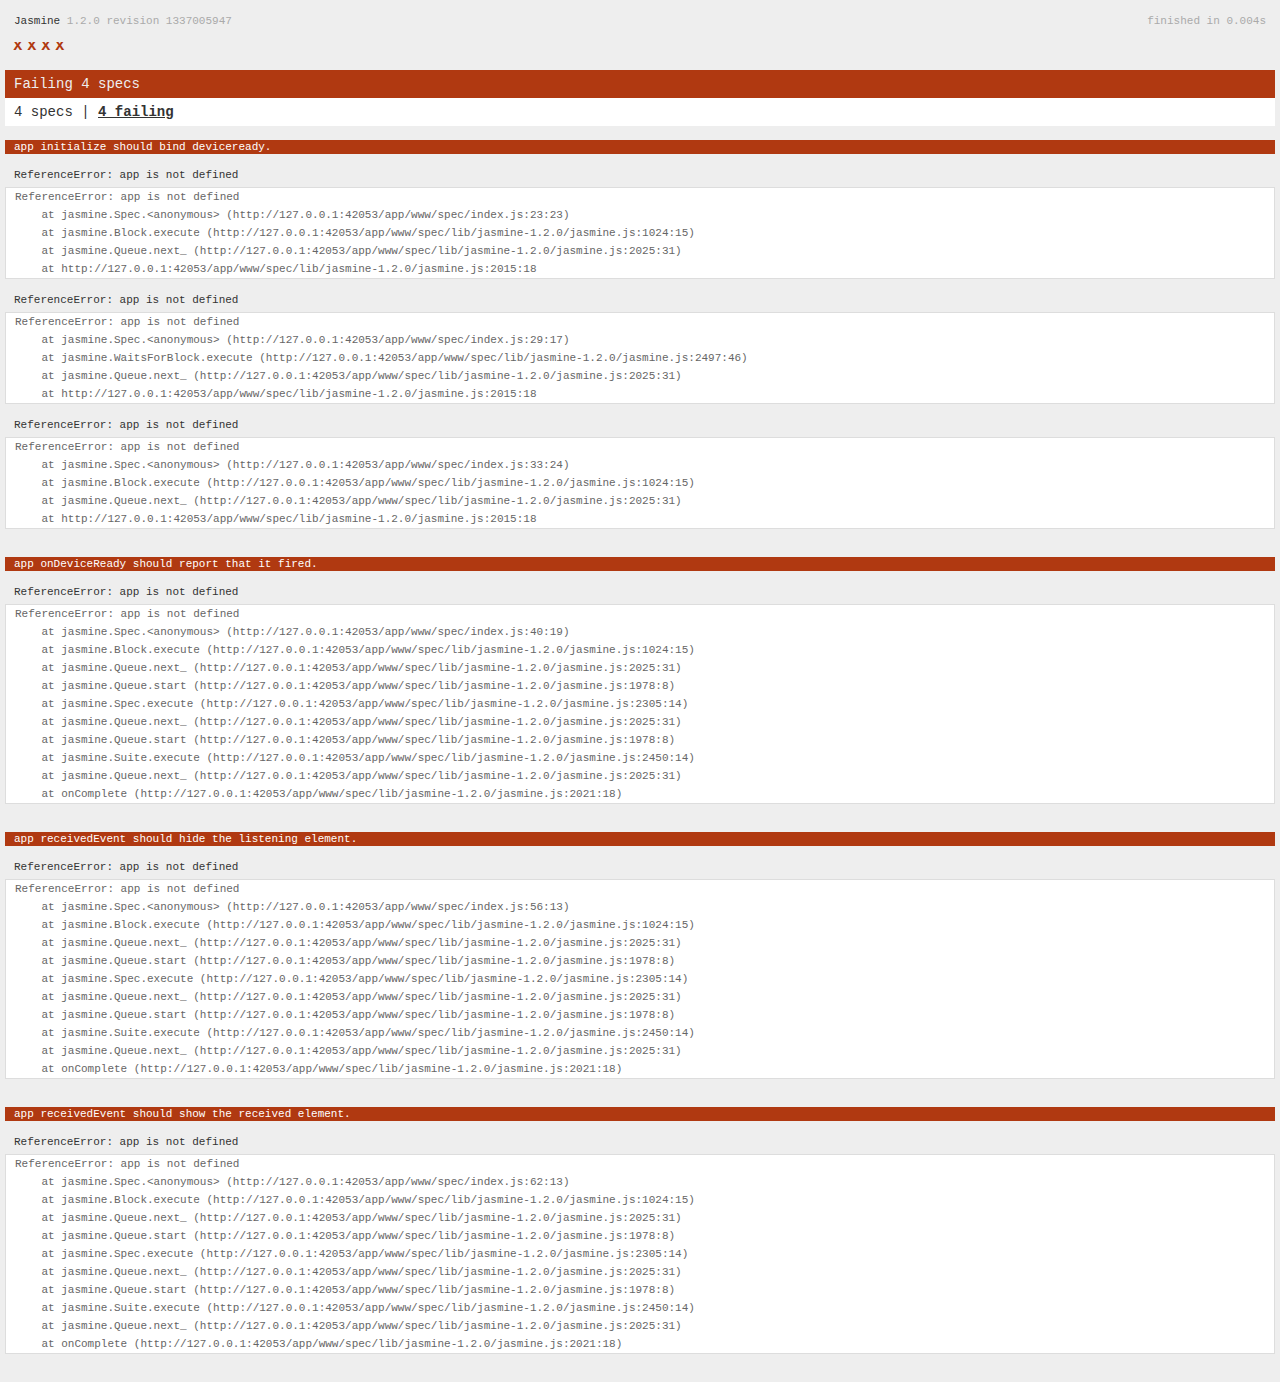
<file: app/www/spec.html>
<!DOCTYPE html>
<!--
    Licensed to the Apache Software Foundation (ASF) under one
    or more contributor license agreements.  See the NOTICE file
    distributed with this work for additional information
    regarding copyright ownership.  The ASF licenses this file
    to you under the Apache License, Version 2.0 (the
    "License"); you may not use this file except in compliance
    with the License.  You may obtain a copy of the License at

    http://www.apache.org/licenses/LICENSE-2.0

    Unless required by applicable law or agreed to in writing,
    software distributed under the License is distributed on an
    "AS IS" BASIS, WITHOUT WARRANTIES OR CONDITIONS OF ANY
     KIND, either express or implied.  See the License for the
    specific language governing permissions and limitations
    under the License.
-->
<html>
    <head>
        <title>Jasmine Spec Runner</title>

        <!-- jasmine source -->
        <link rel="shortcut icon" type="image/png" href="spec/lib/jasmine-1.2.0/jasmine_favicon.png">
        <link rel="stylesheet" type="text/css" href="spec/lib/jasmine-1.2.0/jasmine.css">
        <script type="text/javascript" src="spec/lib/jasmine-1.2.0/jasmine.js"></script>
        <script type="text/javascript" src="spec/lib/jasmine-1.2.0/jasmine-html.js"></script>

        <!-- include source files here... -->
        <script type="text/javascript" src="js/index.js"></script>

        <!-- include spec files here... -->
        <script type="text/javascript" src="spec/helper.js"></script>
        <script type="text/javascript" src="spec/index.js"></script>

        <script type="text/javascript">
            (function() {
                var jasmineEnv = jasmine.getEnv();
                jasmineEnv.updateInterval = 1000;

                var htmlReporter = new jasmine.HtmlReporter();

                jasmineEnv.addReporter(htmlReporter);

                jasmineEnv.specFilter = function(spec) {
                    return htmlReporter.specFilter(spec);
                };

                var currentWindowOnload = window.onload;

                window.onload = function() {
                    if (currentWindowOnload) {
                        currentWindowOnload();
                    }
                    execJasmine();
                };

                function execJasmine() {
                    jasmineEnv.execute();
                }
            })();
        </script>
    </head>
    <body>
        <div id="stage" style="display:none;"></div>
    </body>
</html>
</file>
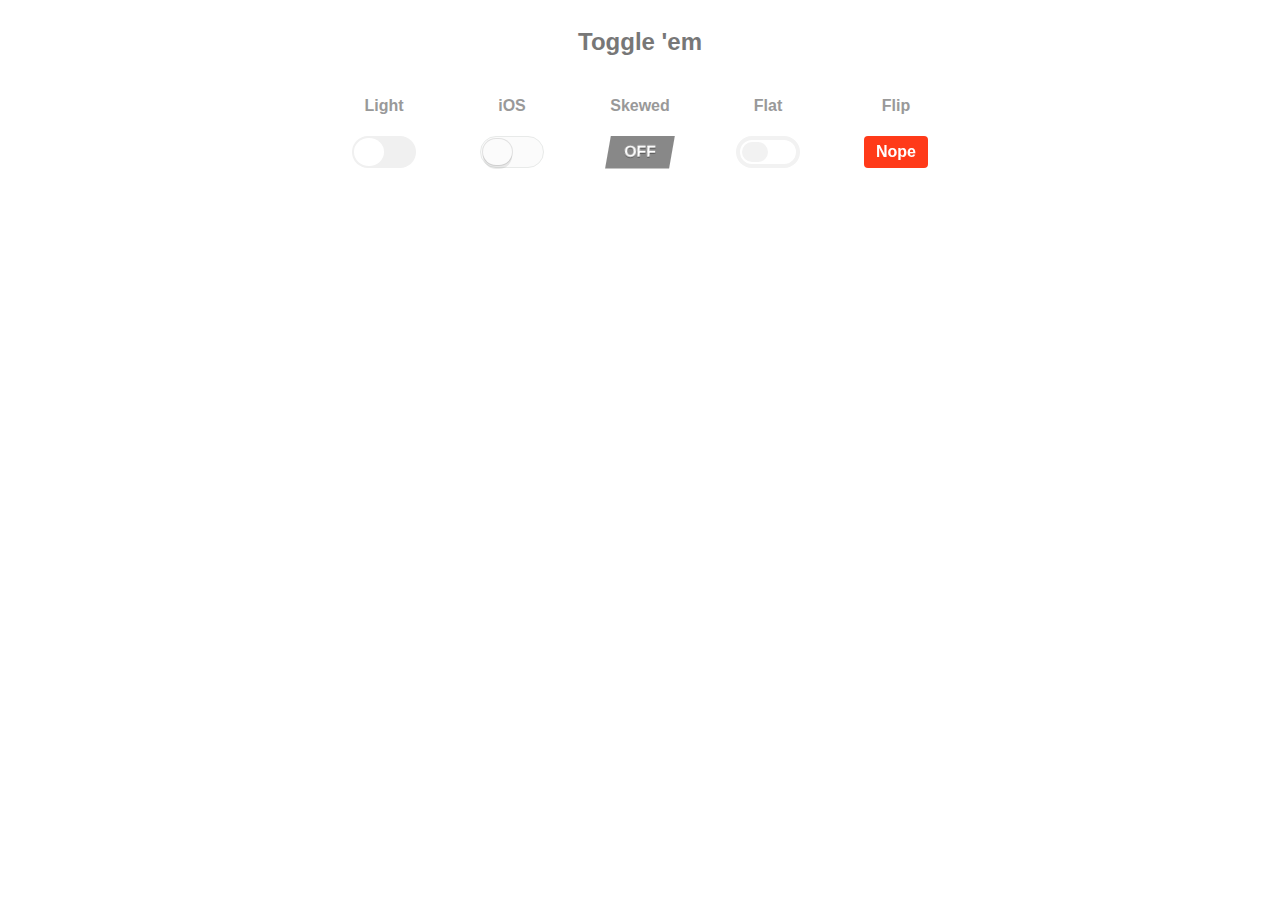
<file: app/www/Toogler.html>
<!DOCTYPE html>
<html lang="en" class=""><head>
<link href="css/TogglesOriginal.css" rel="stylesheet" />
</head><body class="vsc-initialized">
<h2>Toggle 'em</h2>
<ul class="tg-list">
  <li class="tg-list-item">
    <h4>Light</h4>
    <input class="tgl tgl-light" id="cb1" type="checkbox">
    <label class="tgl-btn" for="cb1"></label>
  </li>
  <li class="tg-list-item">
    <h4>iOS</h4>
    <input class="tgl tgl-ios" id="cb2" type="checkbox">
    <label class="tgl-btn" for="cb2"></label>
  </li>
  <li class="tg-list-item">
    <h4>Skewed</h4>
    <input class="tgl tgl-skewed" id="cb3" type="checkbox">
    <label class="tgl-btn" data-tg-off="OFF" data-tg-on="ON" for="cb3"></label>
  </li>
  <li class="tg-list-item">
    <h4>Flat</h4>
    <input class="tgl tgl-flat" id="cb4" type="checkbox">
    <label class="tgl-btn" for="cb4"></label>
  </li>
  <li class="tg-list-item">
    <h4>Flip</h4>
    <input class="tgl tgl-flip" id="cb5" type="checkbox">
    <label class="tgl-btn" data-tg-off="Nope" data-tg-on="Yeah!" for="cb5"></label>
  </li>
</ul>
</body></html>
</file>
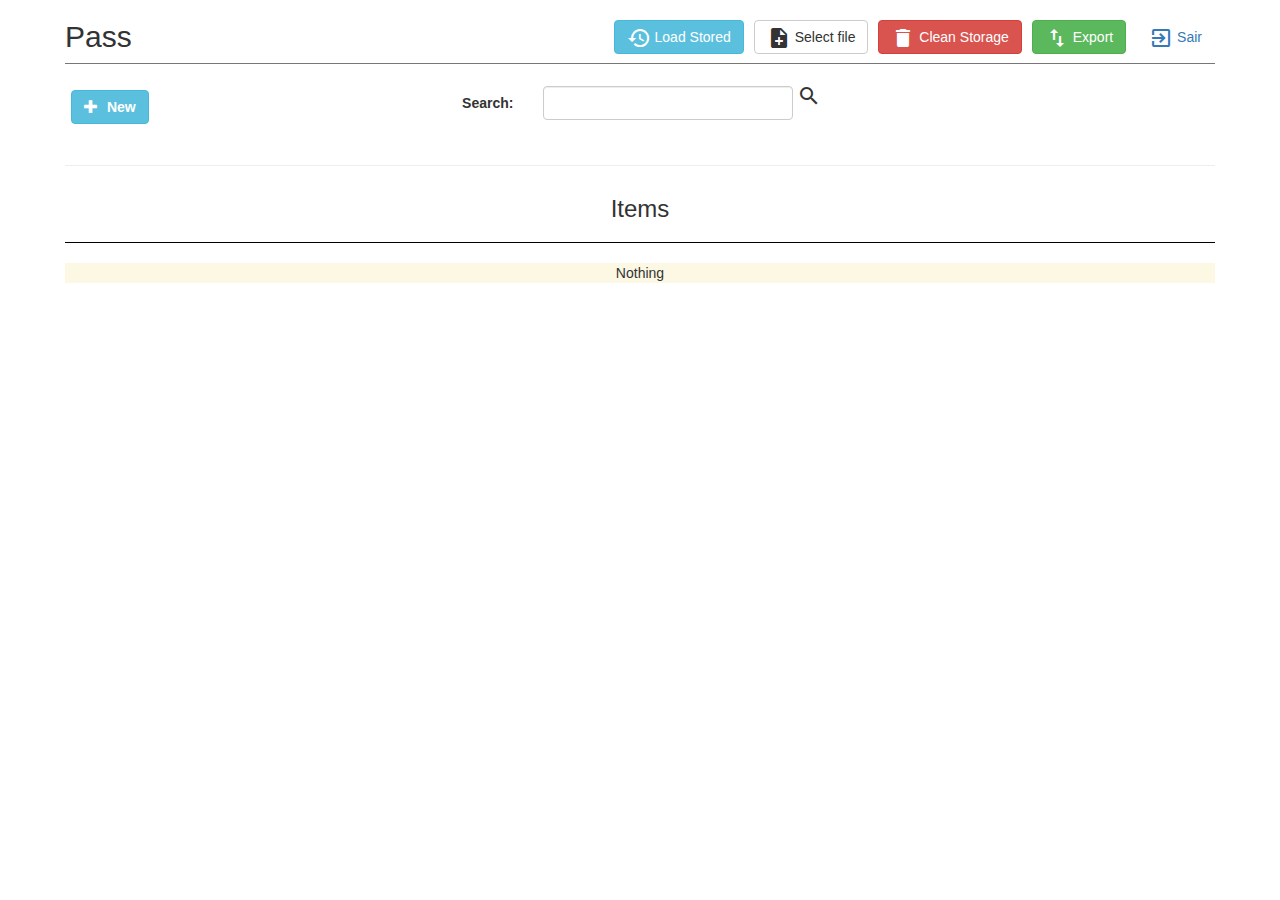
<file: app/www/IntWeb/Items.html>
<html lang="pt">

<head>
    <meta charset="UTF-8">
    <title>Pass Manage</title>
    <meta name="author" content="Rafael Eziquiel Bortoletto">
    <meta name="viewport" content="user-scalable=no, initial-scale=1, maximum-scale=1, minimum-scale=1, width=device-width" />

    <link href="../Pass/HTML/css/style.css" rel="stylesheet">
    <!-- Bootstrap core CSS -->
    <!--<link href="../css/material-kit.min.css?v=2.0.5" rel="stylesheet" />-->
    <link href="../Pass/HTML/css/bootstrap.min.css" rel="stylesheet">
    <link href="../Pass/HTML/css/bootstrap-select.css" rel="stylesheet" />
    <!--Toastr-->
    <link href="../css/toastr.css" rel="stylesheet" type="text/css" />
      <!--     Fonts and icons     -->
      <link rel="stylesheet" href="../js/roboto-and-material-icons-fonts-master/css/roboto.min.css">
      <link rel="stylesheet" href="../js/roboto-and-material-icons-fonts-master/css/material-icons.min.css">
      <link rel="stylesheet" href="../css/font-awesome.min.css">
      <!--Toggles-->
      <link href="../css/Toggles.css" rel="stylesheet">
    <!-- Custom styles for this template -->
    <link rel="stylesheet" href="css/default.css">


</head>

<body>
    <div class="container">
        <h2>Pass</h2>
        <a  class="btnLogoff btn btn-link" onclick="logoff();" ><i class="material-icons">exit_to_app</i> <span>Sair</span></a>
        <a  class="btnLogoff btn btn-success" onclick="items.export();" ><i class="material-icons">import_export</i> <span>Export</span></a>
        <a  class="btnLogoff btn btn-danger" onclick="items.cleanLocalStorage();" ><i class="material-icons">delete</i> <span>Clean Storage</span></a>
        <a  onclick="simulateUpload()" class="btnLogoff btn btn-default" ><i class="material-icons">note_add</i> <span>Select file</span></a>
        
        <div class="btnLogoff  btn btn-default fileupload fileupload-new" data-provides="fileupload">
            <span class="btn-file ignoreCss"><span class="fileupload-new ignoreCss"><i class="material-icons">note_add</i> <span>Select file</span></span>
            <input type="file" id="fileInput" /></span>
            <a href="#" class="close fileupload-exists" data-dismiss="fileupload" style="float: none">×</a>
        </div>
        <a class="btnLogoff btn btn-info" onclick="items.loadStored();" ><i class="material-icons">restore</i> <span>Load Stored</span></a>
        <div class="actions">
            <div class="newItem">
                <button id="btnNew" type="button" class="btn btn-info" data-toggle="modal" data-target="#myModal" onclick="items.newItem()">
                    <span class="glyphicon glyphicon-plus"></span>
                    New
                  </button>
            </div>
            <div class="search">
                <form id="frmPesquisa" action="" method="post">
                    <label for="txtPesquisa">Search:</label>
                    <input type="text" class="form-control" id="txtPesquisa" name="txtPesquisa" />
                    <div id='search' onclick='items.search()' class="material-icons pointer">search</div>
                    
                </form>
            </div>
        </div>
        <hr>
        <div id="sidebar"> 
          <div id="scroller-anchor"></div> 
          <div id="scroller">
            <h3>Items</h3>
          </div>
        </div>
        <table id="tblLista"></table>

        <div class="text-center bg-warning" id="empty">Nothing</div>
        
    </div>

</body>

</html>
<!-- Modal Item Create/Update -->
<div id="myModal" class="modal fade" role="dialog">
    <div class="modal-dialog modal-lg">
        <!-- Modal content-->
        <div class="modal-content">
            <form id="frmCadastro" action="" method="post">
                <div class="modal-header ">
                    <button type="button" class="close" data-dismiss="modal">&times;</button>
                    <h4 class="modal-title">Item</h4>
                </div>
                <div class="modal-body">
                    <ul id="errorMessages"></ul>

                    <div class="form-row">
                        <div class="form-group col-md-6 col-xs-12">
                            <label for="txtTitulo">Title:</label>
                            <input type="text" class="form-control" id="txtTitulo" name="txtTitulo" required/>
                        </div>
                        <div class="form-group col-md-3 col-xs-6">
                            <button id="btnNewCategory" type="button" class="btn btn-info btn-sm" data-toggle="modal" data-target="#myModal2" onclick="items.newCategory()">
                                <span class="glyphicon glyphicon-plus"></span>
                                New
                              </button>
                            <label for="categoria">Categoria</label>
                            <select class="form-control" id="txtCategoria" onchange="items.changeSubCategory()"></select>
                        </div>
                        <div class="form-group col-md-3  col-xs-6">
                            <button id="btnNewSubcategory" type="button" class="btn btn-info btn-sm" data-toggle="modal" data-target="#myModal2" onclick="items.newSubcategory()">
                                <span class="glyphicon glyphicon-plus"></span>
                                New
                              </button>
                            <label for="subcategoria">Sub Categoria</label>
                            <select class="form-control" id="txtSubcategoria"></select>
                        </div>
                    </div>
                    <div class="form-group">
                        <label for="txtLink">Link:</label>
                        <input type="text" class="form-control" id="txtLink" name="txtLink" />
                    </div>
                    <div class="form-group">
                        <label for="txtDesc">Description:</label>
                        <textarea type="text" class="form-control" id="txtDesc" name="txtDesc"></textarea>
                    </div>
                    <div class="form-row">
                        <div class="form-group col-md-6 col-xs-12">
                            <label for="txtLogin">Login:</label>
                            <input type="text" class="form-control" id="txtLogin" name="txtLogin" required/>
                        </div>
                        <div class="form-group col-md-5 col-xs-8">
                            <label for="txtPass">Pass:</label>
                            <input type="password" class="form-control" id="txtPass" name="txtPass" required/>

                        </div>
                        <div class="form-group col-md-1 col-xs-1">
                            <div id='show' class='btnShowPass close' onclick='items.eventShowPass(this)'></div>
                        </div>
                        <div class="form-check col-sm-12 col-xs-12">

                          <!--light, ios, skewed, flat, flip
                          flip data-tg-off="Nope" data-tg-on="Yeah!"
                          skewed data-tg-off="OFF" data-tg-on="ON"
                          -->
                          <input class="tgl tgl-ios" type="checkbox" id="checkHidden" name="checkHidden">
                          <label class="tgl-btn" data-tg-off="Não" data-tg-on="Sim" for="checkHidden"></label>
                          <label for="checkHidden">Hidden:</label>

                        </div>
                        <div class="clr"></div>
                    </div>
                    <div class="clr"></div>
                </div>
                <div class="modal-footer">
                    <button type="button" class="btn btn-default" onclick="cleanRequired()" data-dismiss="modal">Cancel</button>
                    <button type="button" id="btnSave" class="btn btn-success" onclick="items.eventSubmitItem(this.form)">Save</button>
                </div>
            </form>
        </div>

    </div>
</div>

<!-- Modal New Category -->
<div id="myModal2" class="modal fade" role="dialog">
    <div class="modal-dialog modal-sm">
        <!-- Modal content-->
        <div class="modal-content">
            <form id="frmCategory" action="" method="post">
                <div class="modal-header ">
                    <button type="button" class="close" data-dismiss="modal">&times;</button>
                    <h4 class="modal-title">TITLE</h4>
                </div>
                <div class="modal-body">
                    <ul id="errorMessages"></ul>

                    <div class="form-row">
                        <input type="text" class="form-control" id="title" name="title">
                    </div>
                    <div class="clr"></div>
                </div>
                <div class="modal-footer">
                    <button type="button" class="btn btn-default" onclick="cleanRequired()" data-dismiss="modal">Cancel</button>
                    <button type="button" id="btnSaveCategory" class="btn btn-success" onclick="items.saveCategory(this.form)">Save</button>
                </div>
            </form>
        </div>

    </div>
</div>


<!-- Modal Output -->
<div id="myModal3" class="modal fade" role="dialog">
    <div class="modal-dialog modal-lg">
        <!-- Modal content-->
        <div class="modal-content">
            <form id="frmOutput" action="" method="post">
                <div class="modal-header ">
                    <button type="button" class="close" data-dismiss="modal">&times;</button>
                    <h4 class="modal-title">Output</h4>
                </div>
                <div class="modal-body">
                    <ul id="errorMessages"></ul>
                    <div class="form-row">
                        <div class="form-group col-md-12">
                            <pre id="output" name="output" class="" class="form-control"></pre>
                        </div>
                    </div>
                    <div class="clr"></div>
                </div>
                <div class="modal-footer">
                    <button type="button" class="btn btn-default" onclick="cleanRequired()" data-dismiss="modal">Cancel</button>
                    <button type="button" id="btnCopy" class="btn btn-success" onclick="items.copyToClipboard()">Copy</button>
                </div>
            </form>
        </div>

    </div>
</div>
    <script src="../js/aes.js"></script>
    <script src="../js/crypt.js"></script>
    <script src="../js/file.js"></script>
    <script src="../js/json.js"></script>
    <script src="../js/store.js"></script>
    <!-- Custom scripts for this template -->
    <script src="js/scripts.js"></script>
    <script src="js/Items.js"></script>
    <script src="../Pass/HTML/js/jquery.min.js"></script>
    <script src="../Pass/HTML/js/bootstrap.min.js"></script>
    <script src="../Pass/HTML/js/bootstrap-select.js"></script>
      <!--Toastr-->
  <script src="../js/toastr.min.js"></script><meta name="viewport" content="user-scalable=no, initial-scale=1, maximum-scale=1, minimum-scale=1, width=device-width" />
</file>
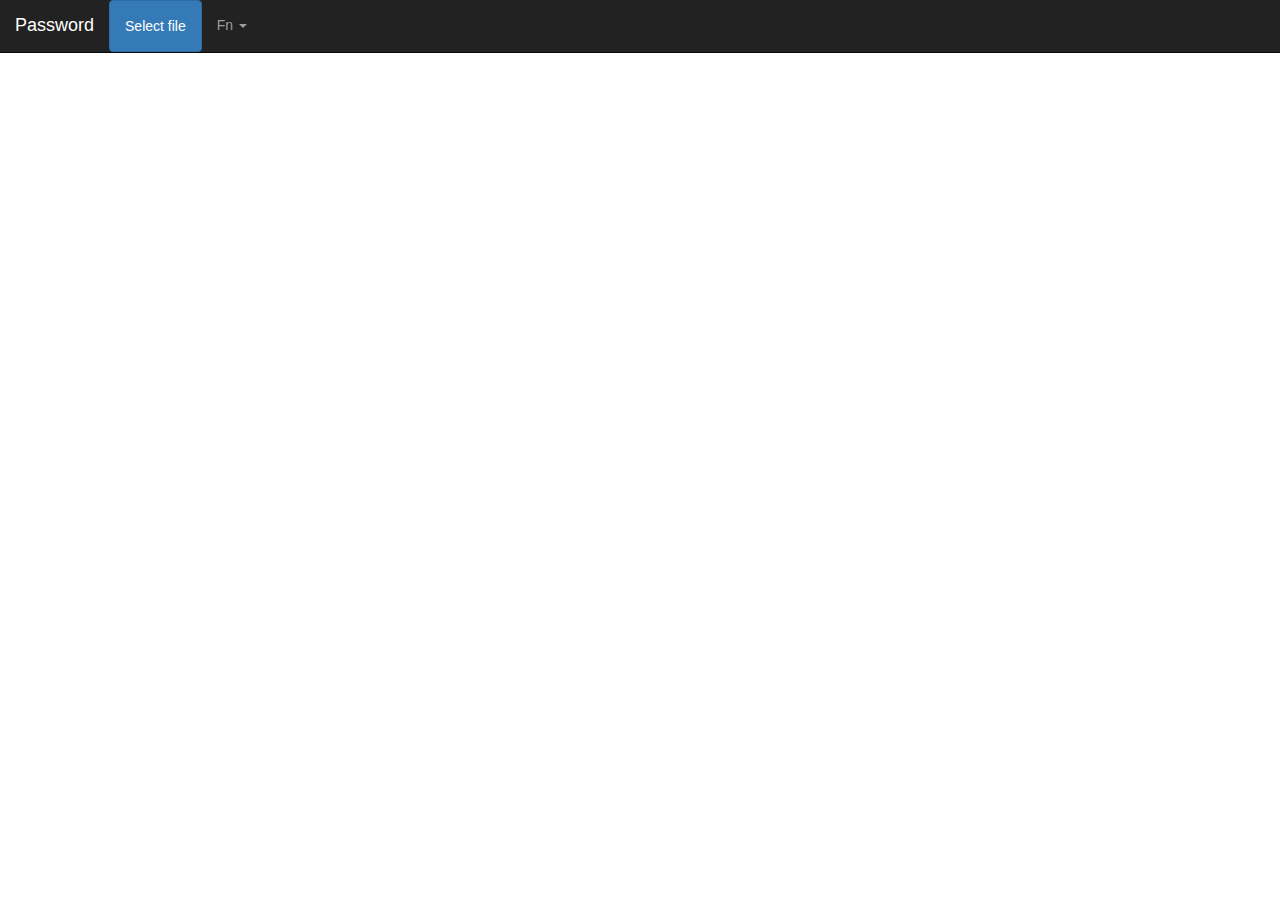
<file: app/www/Pass/Crypt.html>
<!DOCTYPE html>
<!-- saved from url=(0050)# -->
<html>

<head>
    <meta http-equiv="Content-Type" content="text/html; charset=UTF-8">

    <meta http-equiv="X-UA-Compatible" content="IE=edge">
    <meta name="viewport" content="width=device-width, initial-scale=1, shrink-to-fit=no">
    <meta name="description" content="">
    <meta name="author" content="">
    <link rel="icon" href="HTML/image/favicon.ico">

    <title>Password Chamber</title>
    <link href="HTML/css/style.css" rel="stylesheet">
    <!-- Bootstrap core CSS -->
    <link href="HTML/css/bootstrap.min.css" rel="stylesheet">
    <!-- Custom styles for this template -->
    <script src="HTML/js/jquery.min.js"></script>
    <script type="application/javascript">
jQuery(document).ready(function() {
    var color = 0;
    var count = 0;
    var mobile = false;
    var fileInput = document.getElementById('fileInput');
    var fileDisplayArea = document.getElementById('fileDisplayArea');
    var colors = ["1E88E5", "673ab7", "ff9800", "00bcd4", "009688"];
    var colorID = 0;
    var cardClassColor = "";
    var id = 0;
    var idCount = 0;
    var encrypted;
    var Obj;
    var Categories = new Array;
    var readFormat = "CRYPT"; // JSON OR CRYPT    
    var isMobile = window.matchMedia("only screen and (max-width: 760px)");
        if (isMobile.matches) {
            mobile = true;
            appendMobileScript();                        
        }else{
          jQuery('#colors').remove();
        }
    fileInput.focus();
    fileInput.addEventListener('change', function(e) {        
        var file = fileInput.files[0];
        var textType = /text.*/;

        if (file.type.match(textType)) {
            var reader = new FileReader();

            reader.onload = function(e) {
                if (readFormat == "JSON") {
                    Obj = jQuery.parseJSON(reader.result);
                } else {
                    Obj = decryptJSON(reader);
                }
                init(Obj);
                //jQuery("#items").append('<li><a href="#'+Obj.Passwords+'">'+Obj.Passwords+'</a></li>');
            }

            reader.readAsText(file);
        } else {
            fileDisplayArea.innerText = "File not supported!";
        }
        jQuery('.collapse').collapse('hide');
    });

    function init() {      
        
        jQuery.each(Obj.Passwords, function(key, data) {
            Categories.push(key);
            if (!data.Entry && Object.keys(data).length > 0) {
                var itensMenu = '<li class="dropdown"><a href="#" class="dropdown-toggle" data-toggle="dropdown" role="button" aria-haspopup="true" aria-expanded="false">' + key + '<span class="caret"></span></a><ul class="dropdown-menu">';
                var content = "";
                var hasSub = 0;
                jQuery.each(data, function(key2, data2) {
                    if (hasSub == 0) {
                        Categories[key] = new Array;
                        hasSub = 1;
                    }
                    Categories[key].push(key2);
                    itensMenu += '<li id="li' + id + '" onclick="activeButton(' + id + ');"><a  href="#cor' + id + '" >' + key2 + '</a></li>';
                    content += '<div id="cor' + id + '" class="entry container-fluid color' + colorID + '"><h2 onclick="activeButton(' + id + ');" >' + key2 + '</h2>';
                    content = returnContent(content, colorID, colors, data2, 1, key, key2);
                    id++;
                })
                jQuery("#items_list").append(itensMenu);
                content += '</ul></li>';
            } else {
                jQuery("#items_list").append('<li id="li' + id + '" onclick="activeButton(' + id + ');"><a  href="#cor' + id + '" >' + key + '</a></li>');
                var content = '<div id="cor' + id + '" class="entry container-fluid color' + colorID + '"><h2 onclick="activeButton(' + id + ');" >' + key + '</h2>';
                content = returnContent(content, colorID, colors, data, 0, 'root', key);
                id++;
            }
            jQuery("#items").hide().append(content).show('fast');
            for (i = 0; i < count; i++) {
                jQuery('a[href="#ex' + i + '"]').click(function(event) {
                    event.preventDefault();
                    jQuery(this).modal({
                        fadeDuration: 150
                    });
                    /* jQuery('.modal').css("top", '5vh');
                     jQuery('.modal').css("left", '5vw');
                     jQuery('.modal').css("position", 'absolute');*/
                    // }
                });
            }
        });
    }

    function decryptJSON(reader) {
        Obj = decrypt(reader.result, "pass");
        Obj = jQuery.parseJSON(Obj);
        return Obj;
    }

    jQuery('#exportJsonFormated').click(function() { // When arrow is clicked
        createOutput(Obj, true);
    });

    jQuery('#exportCrypted').click(function() { // When arrow is clicked
        var crypted = JSON.stringify(Obj);
        crypted = encrypt(crypted);
        result = crypted;
        createOutput(result);
        //result = (crypted.toString());
    });

    jQuery('#generateCrypted').click(function() { // When arrow is clicked
        createOutput(Obj, true, '450', "<input type='button' class='btn btn-warning' id='clearText' value='Clear text'><input style='float:right' type='button' class='btn btn-success' id='generate' value='Generate'>");
        jQuery('#clearText').click(function() {
            jQuery("#textarea").val('');
        });
        jQuery('#generate').click(function() {
            var crypted = JSON.stringify(JSON.parse(jQuery("#textarea").val()));
            crypted = encrypt(crypted);
            result = crypted;
            jQuery("#textarea").val(result);
            //result = (crypted.toString());
        });
    });

    function createOutput(val, formatJSON, sizeText = 500, htmlBottom) {
        var newDiv = jQuery("<div />");
        var textArea = jQuery('<textarea id="textarea" style="height:' + sizeText + 'px; width:100%" />');
        if (formatJSON) {
            val = (JSON.stringify(val, null, '\t'));
        }
        textArea.text(val);
        newDiv.append(textArea);
        newDiv.append(htmlBottom);
        event.preventDefault();
        jQuery(newDiv).modal({
            fadeDuration: 150
        });
    }

    jQuery('#newEntry').click(function() {
        edit();
    });

    showHide = function() {
        if (jQuery(".password").attr("type") == "password") {
            jQuery(".password").attr("type", "text");
            jQuery(".showHide").addClass("closed");
        } else {
            jQuery(".password").attr("type", "password");
            jQuery(".showHide").removeClass("closed");
        }
    }

    edit = function(result) {
        createOutputCRUD(result);
    };

    function findReplaceObjJson(objectId, assign = false) {
        jQuery.each(Obj.Passwords, function(index, data) {
            if (data.Entry) {
                jQuery.each(data.Entry, function(key2, data2) {
                    if (data2.id == objectId) {
                        result = data2;
                        if (assign) {
                            data = assignValues(data, key2);
                        }
                    }
                });
            } else {
                jQuery.each(data, function(key2, data2) {
                    jQuery.each(data2.Entry, function(key3, data3) {
                        if (data3.id == objectId) {
                            result = data3;
                            if (assign) {
                                data = assignValues(data2, key3);
                            }
                        }
                    })
                });
            }
        });
        return result;
    }
    findCategory = function(categoryFather, categoryChild) {
        console.log(Categories);
        jQuery.each(Categories, function(index, val) {

            if (Array.isArray(Categories[val])) {
                jQuery.each(Categories[val], function(index2, val2) {

                });
            } else {

            }
        });
        if (find) {
            return category;
        } else {
            alert('categoria não encontrada, deseja criar?');
            return false;
        }
    }
    putOnCategory = function() {

    }
    createCategory = function() {

    }
    changeCategory = function(changeFather, changeChild, categoryFather, categoryChild, categories) {
        category = findCategory(categoryFather, categoryChild);
        if (category) {
            putOnCategory();
        } else {
            createCategory(category);
        }
        removeFromCategory(categories);
    }
    assignValues = function(data, key) {
        var categories = data.Entry[key].Categories.split(",");
        var changeFather = false;
        var changeChild = false;
        if (jQuery("#categoryFather").val() != categories[0]) {
            changeFather = true;
        }
        if (jQuery("#categoryChild").val() != categories[1]) {
            changeChild = true;
        }
        changeCategory(changeFather, changeChild, jQuery("#categoryFather").val(), jQuery("#categoryChild").val(), categories);
        data.Entry[key].Title = jQuery("#title").val();
        data.Entry[key].Desc = jQuery("#desc").val();
        data.Entry[key].Link = jQuery("#link").val();
        data.Entry[key].Credentials.Login = jQuery("#login").val();
        data.Entry[key].Credentials.Pass = jQuery("#pass").val();
        return data;
    }
    save = function(result) {
        findReplaceObjJson(result, true);
        jQuery("#items").empty();
        jQuery.each(jQuery("#items_list").children('li'), function(index, val) {
            if (index > 1) {
                //jQuery("#items_list").children('li').eq(val).remove();
                val.remove();
            }
        });

        init(Obj);
        jQuery('#Edit').remove();
        jQuery('#Create').remove();
        jQuery('.jquery-modal').remove();
    }

    cancel = function() {
        jQuery('#Edit').remove();
        jQuery('#Create').remove();
        jQuery('.jquery-modal').remove();
    };

    function verifyCategory(categories, val, indice) {
        if (val == categories[indice]) {
            selected = "selected";
        } else {
            selected = "";
        }
        return selected;
    }

    function getCategories(nivel, categories) {
        var categories = categories.split(",");
        var select = '<select class="selectpicker" id="category' + nivel + '">';
        var selected = "";
        if (nivel == "Father") {
            select += '<option value="root" >Category Root</option>';
        } else {
            select += '<option>Category Child</option>';
        }
        jQuery.each(Categories, function(index, val) {
            if (nivel == "Father") {
                selected = verifyCategory(categories, val, 0);
                select += '<option ' + selected + ' value="' + val + '">' + val + '</option>';
            } else { //TODO: name="father" para quando escolher um pai no CHILD, bloquear o Father					
                if (Array.isArray(Categories[val])) {
                    jQuery.each(Categories[val], function(index2, val2) {
                        selected = verifyCategory(categories, val2, 1);
                        select += '<option ' + selected + ' value="' + val + ',' + val2 + '">' + val + ' -> ' + val2 + '</option>';
                    });
                    selected = "";
                } else {
                    selected = verifyCategory(categories, val, 1);
                    select += '<option name="father" ' + selected + ' value="' + val + '">' + val + '</option>';
                    selected = "";
                }
            }
        });
        select += '</select>';

        return select;
    }

    function createOutputCRUD(result, sizeText = 500) {
        var Title = Desc = Link = Login = Pass = id = "";
        if (result) {
            var Item = findReplaceObjJson(result);
            Title = Item.Title;
            Desc = Item.Desc;
            Link = Item.Link;
            Login = Item.Credentials.Login;
            Pass = Item.Credentials.Pass;
            itemID = Item.id;
            var newDiv = jQuery("<div id='Edit' />");
            var pageTitle = "Edit";
            var Categories = Item.Categories;
        } else {
            var newDiv = jQuery("<div id='Create' />");
            itemID = idCount + 1;
            var pageTitle = "Create";
            var Categories = "";
        }
        var categoriesFather = getCategories('Father', Categories);
        var categoriesChild = getCategories('Child', Categories);
        var form = jQuery('<h2>' + pageTitle + '</h2><table cellpadding="10" style="width:100%" ><tr><td><label>Title:</label></td><td colspan="2"><input type="text" id="title" class="form-control" style="width:100%" value="' + Title + '" ></td></tr><tr><td><label>Category:</label></td><td>' + categoriesFather + '</td><td>' + categoriesChild + '</td></tr><tr><td><label>Desc:</label></td><td colspan="2"><textarea id="desc" class="form-control"style="width:100%" >' + Desc + '</textarea></td></tr><tr><td><label>Link:</label></td><td colspan="2"><input type="text" id="link" class="form-control" style="width:100%" value="' + Link + '" /></td></tr><tr><td><label>Login:</label></td><td colspan="2"><input type="text" id="login" class="form-control"style="width:100%" value="' + Login + '" /></td></tr><tr><td><label>Pass:</label></td><td colspan="2"><input type="text" id="pass" class="form-control" style="width:100%" value="' + Pass + '" /></td></tr></table><br /><input  class="btn btn-warning"  type="button" onclick="cancel()" id="cancel" value="Cancel"><input style="float:right" class="btn btn-primary"  onclick="save(' + itemID + ')" type="button" id="save" value="Save">');
        newDiv.append(form);
        event.preventDefault();
        jQuery(newDiv).modal({
            closeExisting: true, // Close existing modals. Set this to false if you need to stack multiple modal instances.
            escapeClose: false, // Allows the user to close the modal by pressing `ESC`
            clickClose: false, // Allows the user to close the modal by clicking the overlay
            closeText: 'Close', // Text content for the close <a> tag.
            closeClass: '', // Add additional class(es) to the close <a> tag.
            showClose: false, // Shows a (X) icon/link in the top-right corner
            modalClass: "modal", // CSS class added to the element being displayed in the modal.
            spinnerHtml: null, // HTML appended to the default spinner during AJAX requests.
            showSpinner: true, // Enable/disable the default spinner during AJAX requests.
            fadeDuration: 150, // Number of milliseconds the fade transition takes (null means no transition)
            fadeDelay: 1.0 // Point during the overlay's fade-in that the modal begins to fade in (.5 = 50%, 1.5 = 150%, etc.)    		    
        });
        var father = "";
        jQuery("#categoryChild").change(function() {
            father = jQuery("#categoryChild").val().split(",");;
            if (father[1] != undefined) {
                jQuery("#categoryFather").val(father[0]).change();
            }
        });
        createSelect();

    }

    function returnContent(content, colorID, colors, data, hasSub, categoryFather, categoryChild) {
        colorID++;
        if (colorID >= colors.length) {
            colorID = 0;
        }
        content += '<style>#items.color #cor' + id + '{background-color: #' + colors[colorID] + '}</style>';
        content += '<div class="row col6" id="items' + id + '">';
        jQuery.each(data.Entry, function(index, val) {
            idCount = idCount + 1;
            data.Entry[index].id = idCount;
            if (val.Credentials.Login == "") {
                login = "EMPTY";
            } else {
                login = val.Credentials.Login
            }
            if (val.Image == "") {
                val.Image = "no-image.png";
            }
            if (val.Credentials.Pass == "") {
                pass = "EMPTY";
                cardClassColor = "cardRed";
            } else {
                pass = val.Credentials.Pass
                cardClassColor = "";
            }
            if (val.Desc == undefined) {
                val.Desc = val.Title;
            }

            val.Categories = categoryFather + ',' + categoryChild;
            classHidden = "";
            style = '';
            if (val.Hidden == "true") {
                classHidden = "hideItem";
                style += "display:none;";
            }
            content += '<div class="card ' + cardClassColor + ' ' + classHidden + '" style="' + style + '" >';
            content += '<a href="#ex' + count + '"  >' + val.Title + '</a>'; //removido rel="modal:open"
            content += '<div class="modal" id="ex' + count + '" style="display:none;"> <h2>' + val.Title + '</h2><strong>' + val.Title + '</strong><br />';
            if (val.Desc !== undefined) {
                content += ' <strong>Desc: </strong>' + val.Desc + '<br />';
            }
            if (val.Link !== undefined) {
                content += ' <strong>Link: </strong><a target=\'_blank\' href=' + val.Link + ' >' + val.Link + '</a><br />';
            }
            content += '<strong>Login</strong>: ' + login + '<br /><strong>Pass: </strong>  <input type="password" class="password form-control" style="width:60%; display:inherit" value="' + pass + '" /> <div class="showHide" onclick="showHide()"></div><br /><input type="button" id="edit" class="btn btn-success" value="Edit" onclick="edit(' + idCount + ')" style="float:right"> </div>';
            content += '<button type="button" class="btn btn-default btn-ls"  onclick="copyToClipboard(this,\'' + val.Title + '\',\'' + pass + '\')" >';
            content += '<span class="glyphicon glyphicon-star" aria-hidden="true"></span>';
            content += 'Copy Pass</button></div>';
            count++;
        })
        content += '</div></div>';
        if (hasSub) {
            jQuery.each(data.Entry, function(key2, data2) {
                content += '</div>';
            })
        }
        //console.log(Obj);
        return content;
    }

    jQuery('#hideEmptyPass').click(function() {
        jQuery('.cardRed').toggle('fast');
        jQuery('#hideEmptyPass').find("p").toggle('fast');
    });
    jQuery('#hideHidden').click(function() {
        jQuery('.hideItem').toggle('fast');
        jQuery('#hideHidden').children("p").toggle('fast');

    });

    jQuery("#color").click(function() {
        changeColor();
    });

    function changeColor() {
        if (color == 0) {
            color = 1;
            jQuery("#items").addClass('color');
        } else {
            color = 0;
            jQuery("#items").removeClass('color');
        }

    }
    activeButton = function(id) {
        obj = "#li" + id;
        var ul = jQuery(obj).parent();
        if (ul.hasClass("dropdown-menu")) {
            ul = jQuery(obj).parent().parent().parent();
        }
        for (i = 0; i <= ul.children().length; i++) {
            $(ul.children()[i]).removeClass();
            jQuery("#cor" + i).removeClass("active");
            if (!mobile) {
                jQuery("#cor" + i).animate({ opacity: 0.6 }, 0);
            }
        }
        jQuery.each(ul.children().children(), function(key, data) {
            $("#li" + key).removeClass('active');
        })
        jQuery(obj).addClass("active");
        jQuery("#cor" + id).addClass("active");
        if (!mobile) {
            jQuery('body,html').animate({ scrollLeft: jQuery("#cor" + id).offset().left - 500 }, 300);
            jQuery("#cor" + id).animate({ opacity: 100 }, 300);
        }

    }

    copyToClipboard = function(Obj, Title, val) {
            if (val == "EMPTY") {
                jQuery(".message").html('<div class="alert alert-danger fade in"> <a href="#" class="close" data-dismiss="alert" aria-label="close">&times;</a><strong>Error!</strong> Empty Pass.</div>')
            } else {
                var $temp = jQuery("<input>");
                jQuery("body").append($temp);
                $temp.val(val).select();
                document.execCommand("copy");
                $temp.remove();
                jQuery(".message").html('<div class="alert alert-success fade in"> <a href="#" class="close" data-dismiss="alert" aria-label="close">&times;</a><strong>Success!</strong> ' + Title + ' copied to your clipboard.</div>');
            }
        }
        // ===== Scroll to Top ==== 
    $(window).scroll(function() {
        if ($(this).scrollTop() >= 50) { // If page is scrolled more than 50px
            $('#return-to-top').fadeIn(200); // Fade in the arrow
        } else {
            $('#return-to-top').fadeOut(200); // Else fade out the arrow
        }
    });
    $('#return-to-top').click(function() { // When arrow is clicked
        $('body,html').animate({
            scrollTop: 0 // Scroll to top of body
        }, 500);
    });


    /*var obj = {
        name: 'Dhayalan',
        score: 100
    };

    localStorage.setItem('gameStorage', JSON.stringify(obj));	
    var obj = JSON.parse(localStorage.getItem('gameStorage'));
    window.localStorage.removeItem('gameStorage');*/

});
(function($, window) {
    var adjustAnchor = function() {
        var $anchor = $(':target'),
            fixedElementHeight = 50;

        if ($anchor.length > 0) {
            $('html, body')
                .stop()
                .animate({
                    scrollTop: $anchor.offset().top - fixedElementHeight
                }, 200);
        }
    };

    $(window).on('hashchange load', function() {
        adjustAnchor();
        //fecha o menu
        jQuery('.collapse').collapse('hide');
    });

})(jQuery, window);

decode = function() {
    /*var password;
    var pass1 = "U2FsdGVkX1+18KlUHujNJvIx/O/3Ij2rMRBoYFFOkEI=";
    pass1 = (decrypt(pass1, "pass"));
    password = prompt('Please enter your password to view this page!', ' ');
    crypted = encrypt(password);
    decrypted = decrypt(encrypted, "pass");
    if (decrypted == pass1) {} else {
        window.location = "Error.html";
    }*/
}
encrypt = function(val) {
    encrypted = CryptoJS.AES.encrypt(val, "pass");
    var plaintext = encrypted.toString(CryptoJS.enc.Utf8);
    //console.log(encrypted.toString());		
    return encrypted;
}

decrypt = function(encrypted, val) {
    var decrypted = CryptoJS.AES.decrypt(encrypted, val);
    var plaintext = decrypted.toString(CryptoJS.enc.Utf8);
    return (plaintext);
}
// REFERENCE ICONS http://getbootstrap.com/components/ e http://www.w3schools.com/bootstrap/bootstrap_ref_comp_glyphs.asp
function changeColor(val){
  jQuery('body').removeClass();
  jQuery('body').addClass(val.value);
  jQuery('.collapse').collapse('hide');
}
function appendMobileScript(){
/*   OPTION 1 - RELOAD HTML :(
jQuery('<link>')
    .appendTo('head')
    .attr({
        type: 'text/css',
        rel: 'stylesheet',
        href: 'HTML/css/mobile.css'
    });
    */
   /*OPTION 2 
   document.getElementsByTagName('head')[0].appendChild( ... );
   */
  /*OPTION 3 
  $('head').append($('<link rel="stylesheet" type="text/css" />').attr('href', 'http://example.com/example.css'));
  */
  link=document.createElement('link');
  link.href='HTML/css/mobile.css';
  link.rel='stylesheet';

  document.getElementsByTagName('head')[0].appendChild(link);
}
</script>
    <script src="HTML/js/aes.js"></script>
    <script type="text/javascript">
        decode();
    </script>
    <link href="HTML/css/bootstrap-select.css" rel="stylesheet" />
    <script src="HTML/js/bootstrap-select.js"></script>
</head>
<div>

    <body class="blueLight">

        <a href="javascript:" id="return-to-top"><i class="icon-chevron-up"><span class="glyphicon glyphicon-menu-up" aria-hidden="true"></span></i></a>
        <div class="message navbar-fixed-top"></div>

        <nav class="navbar navbar-inverse navbar-fixed-top">
            <div class="container-fluid">
                <div class="navbar-header">
                    <button type="button" class="navbar-toggle collapsed" data-toggle="collapse" data-target="#bs-example-navbar-collapse-1" aria-expanded="false">
        <span class="sr-only">Toggle navigation</span>
        <span class="icon-bar"></span>
        <span class="icon-bar"></span>
        <span class="icon-bar"></span>
      </button>
                    <a class="navbar-brand" href="#">Password</a>                    
                </div>

                <!-- Collect the nav links, forms, and other content for toggling -->
                <div class="collapse navbar-collapse" id="bs-example-navbar-collapse-1">
                    <ul class="nav navbar-nav" id="items_list">
                        <li>
                            <div class="fileupload fileupload-new" data-provides="fileupload">
                                <span class="btn btn-primary btn-file"><span class="fileupload-new">Select file</span>
                                <input type="file" id="fileInput" /></span>
                                <a href="#" class="close fileupload-exists" data-dismiss="fileupload" style="float: none">×</a>
                            </div>
                        </li>
                        <li class="dropdown">
                            <a href="#" class="dropdown-toggle" data-toggle="dropdown" role="button" aria-haspopup="true" aria-expanded="false">Fn <span class="caret"></span></a>
                            <ul class="dropdown-menu">
                                <li><a href="#" id="newEntry" class="list-group-item list-group-item-info">New Entry</a></li>
                                <li>
                                    <a href="#" id="hideEmptyPass">
                                        <p>Hide Empty Pass</p>
                                        <p style="display:none">Show Empty Pass</p>
                                    </a>
                                </li>
                                <li>
                                    <a href="#" id="hideHidden">
                                        <p>Show Hidden</p>
                                        <p style="display:none">Hide Hidden</p>
                                    </a>
                                </li>
                                <li><a href="#" id="exportJsonFormated">Export Json Formated</a></li>
                                <li><a href="#" id="exportCrypted">Export Crypted</a></li>
                                <li><a href="#" id="generateCrypted" class="list-group-item list-group-item-success">Generate Crypted</a></li>
                            </ul>
                            <li>
                              <select onchange="changeColor(this);" class="form-control" id="colors">          
                                <option value="white">White</option>
                                <option value="purple">Purple</option>
                                <option value="orange">Orange</option>          
                                <option value="orangeLight">Orange Light</option> 
                                <option value="blue">Blue</option> 
                                <option value="blueLight" selected>Blue Light</option>                                 
                                <option value="red">Red</option>  
                                <option value="redLight">Red Light</option>  
                                
                              </select>
                            </li>
                        </li>
                    </ul>                    
                </div>
                <!-- /.navbar-collapse -->
            </div>
            <!-- /.container-fluid -->
        </nav>

        <div id="items"></div>
        
        
        <script src="HTML/js/tether.min.js"></script>
        <script src="HTML/js/holder.min.js"></script>
        <script>
            $(function() {
                Holder.addTheme("thumb", {
                    background: "#55595c",
                    foreground: "#eceeef",
                    text: "Thumbnail"
                });
            });
        </script>

        <script src="HTML/js/bootstrap.min.js"></script>
        <!-- IE10 viewport hack for Surface/desktop Windows 8 bug -->
        <script src="HTML/js/ie10-viewport-bug-workaround.js"></script>

        <!-- Modal jQuery -->
        <!--<script src="https://ajax.googleapis.com/ajax/libs/jquery/3.1.0/jquery.min.js"></script>-->
        <script src="HTML/js/jquery.modal.js" type="text/javascript" charset="utf-8"></script>
        <link rel="stylesheet" href="HTML/css/jquery.modal.css" type="text/css" media="screen" />
        <script src="HTML/js/bootstrapSelectAction.js"></script>
    </body>

</html>



<!--
<tr class="active">...</tr>
<tr class="success">...</tr>
<tr class="warning">...</tr>
<tr class="danger">...</tr>
<tr class="info">...</tr>

-->
</file>
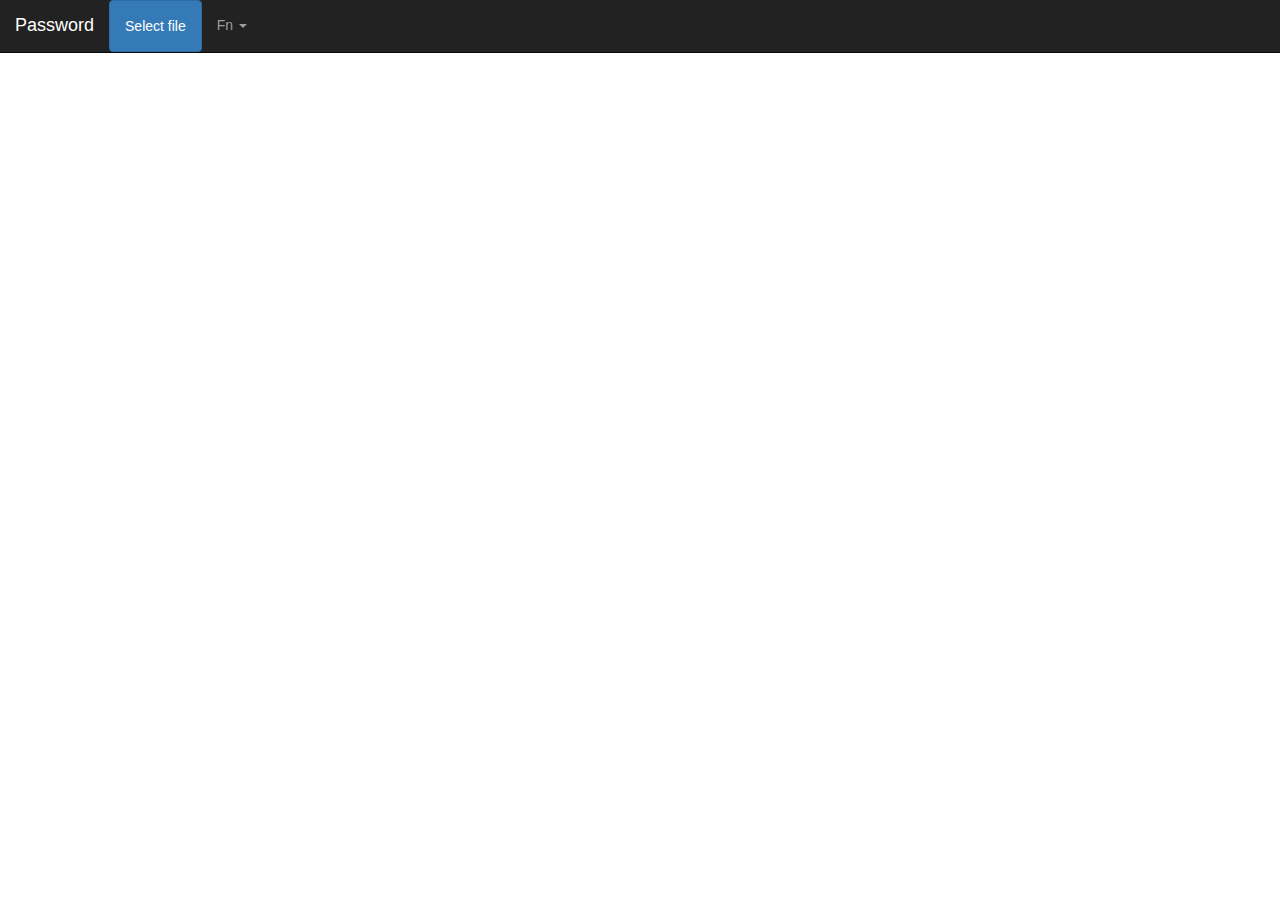
<file: app/www/Pass/Pass.html>
<!DOCTYPE html>
<!-- saved from url=(0050)# -->
<html>

<head>
    <meta http-equiv="Content-Type" content="text/html; charset=UTF-8">

    <meta http-equiv="X-UA-Compatible" content="IE=edge">
    <meta name="viewport" content="width=device-width, initial-scale=1, shrink-to-fit=no">
    <meta name="description" content="">
    <meta name="author" content="">
    <link rel="icon" href="HTML/image/favicon.ico">

    <title>Password Chamber</title>
    <link href="HTML/css/style.css" rel="stylesheet">
    <!-- Bootstrap core CSS -->
    <link href="HTML/css/bootstrap.min.css" rel="stylesheet">
    <!-- Custom styles for this template -->
    <script src="HTML/js/jquery.min.js"></script>
    <script src="HTML/js/textCSTM.js"></script>
    <script src="HTML/js/aes.js"></script>
    <script type="text/javascript">
        decode();
    </script>
    <link href="HTML/css/bootstrap-select.css" rel="stylesheet" />
    <script src="HTML/js/bootstrap-select.js"></script>
</head>
<div>

    <body class="blueLight">

        <a href="javascript:" id="return-to-top"><i class="icon-chevron-up"><span class="glyphicon glyphicon-menu-up" aria-hidden="true"></span></i></a>
        <div class="message navbar-fixed-top"></div>

        <nav class="navbar navbar-inverse navbar-fixed-top">
            <div class="container-fluid">
                <div class="navbar-header">
                    <button type="button" class="navbar-toggle collapsed" data-toggle="collapse" data-target="#bs-example-navbar-collapse-1" aria-expanded="false">
        <span class="sr-only">Toggle navigation</span>
        <span class="icon-bar"></span>
        <span class="icon-bar"></span>
        <span class="icon-bar"></span>
      </button>
                    <a class="navbar-brand" href="#">Password</a>                    
                </div>

                <!-- Collect the nav links, forms, and other content for toggling -->
                <div class="collapse navbar-collapse" id="bs-example-navbar-collapse-1">
                    <ul class="nav navbar-nav" id="items_list">
                        <li>
                            <div class="fileupload fileupload-new" data-provides="fileupload">
                                <span class="btn btn-primary btn-file"><span class="fileupload-new">Select file</span>
                                <input type="file" id="fileInput" /></span>
                                <a href="#" class="close fileupload-exists" data-dismiss="fileupload" style="float: none">×</a>
                            </div>
                        </li>
                        <li class="dropdown">
                            <a href="#" class="dropdown-toggle" data-toggle="dropdown" role="button" aria-haspopup="true" aria-expanded="false">Fn <span class="caret"></span></a>
                            <ul class="dropdown-menu">
                                <li><a href="#" id="newEntry" class="list-group-item list-group-item-info">New Entry</a></li>
                                <li>
                                    <a href="#" id="hideEmptyPass">
                                        <p>Hide Empty Pass</p>
                                        <p style="display:none">Show Empty Pass</p>
                                    </a>
                                </li>
                                <li>
                                    <a href="#" id="hideHidden">
                                        <p>Show Hidden</p>
                                        <p style="display:none">Hide Hidden</p>
                                    </a>
                                </li>
                                <li><a href="#" id="exportJsonFormated">Export Json Formated</a></li>
                                <li><a href="#" id="exportCrypted">Export Crypted</a></li>
                                <li><a href="#" id="generateCrypted" class="list-group-item list-group-item-success">Generate Crypted</a></li>
                            </ul>
                            <li>
                              <select onchange="changeColor(this);" class="form-control" id="colors">          
                                <option value="white">White</option>
                                <option value="purple">Purple</option>
                                <option value="orange">Orange</option>          
                                <option value="orangeLight">Orange Light</option> 
                                <option value="blue">Blue</option> 
                                <option value="blueLight" selected>Blue Light</option>                                 
                                <option value="red">Red</option>  
                                <option value="redLight">Red Light</option>  
                                
                              </select>
                            </li>
                        </li>
                    </ul>                    
                </div>
                <!-- /.navbar-collapse -->
            </div>
            <!-- /.container-fluid -->
        </nav>

        <div id="items"></div>
        
        
        <script src="HTML/js/tether.min.js"></script>
        <script src="HTML/js/holder.min.js"></script>
        <script>
            $(function() {
                Holder.addTheme("thumb", {
                    background: "#55595c",
                    foreground: "#eceeef",
                    text: "Thumbnail"
                });
            });
        </script>

        <script src="HTML/js/bootstrap.min.js"></script>
        <!-- IE10 viewport hack for Surface/desktop Windows 8 bug -->
        <script src="HTML/js/ie10-viewport-bug-workaround.js"></script>

        <!-- Modal jQuery -->
        <!--<script src="https://ajax.googleapis.com/ajax/libs/jquery/3.1.0/jquery.min.js"></script>-->
        <script src="HTML/js/jquery.modal.js" type="text/javascript" charset="utf-8"></script>
        <link rel="stylesheet" href="HTML/css/jquery.modal.css" type="text/css" media="screen" />
        <script src="HTML/js/bootstrapSelectAction.js"></script>
    </body>

</html>



<!--
<tr class="active">...</tr>
<tr class="success">...</tr>
<tr class="warning">...</tr>
<tr class="danger">...</tr>
<tr class="info">...</tr>

-->
</file>
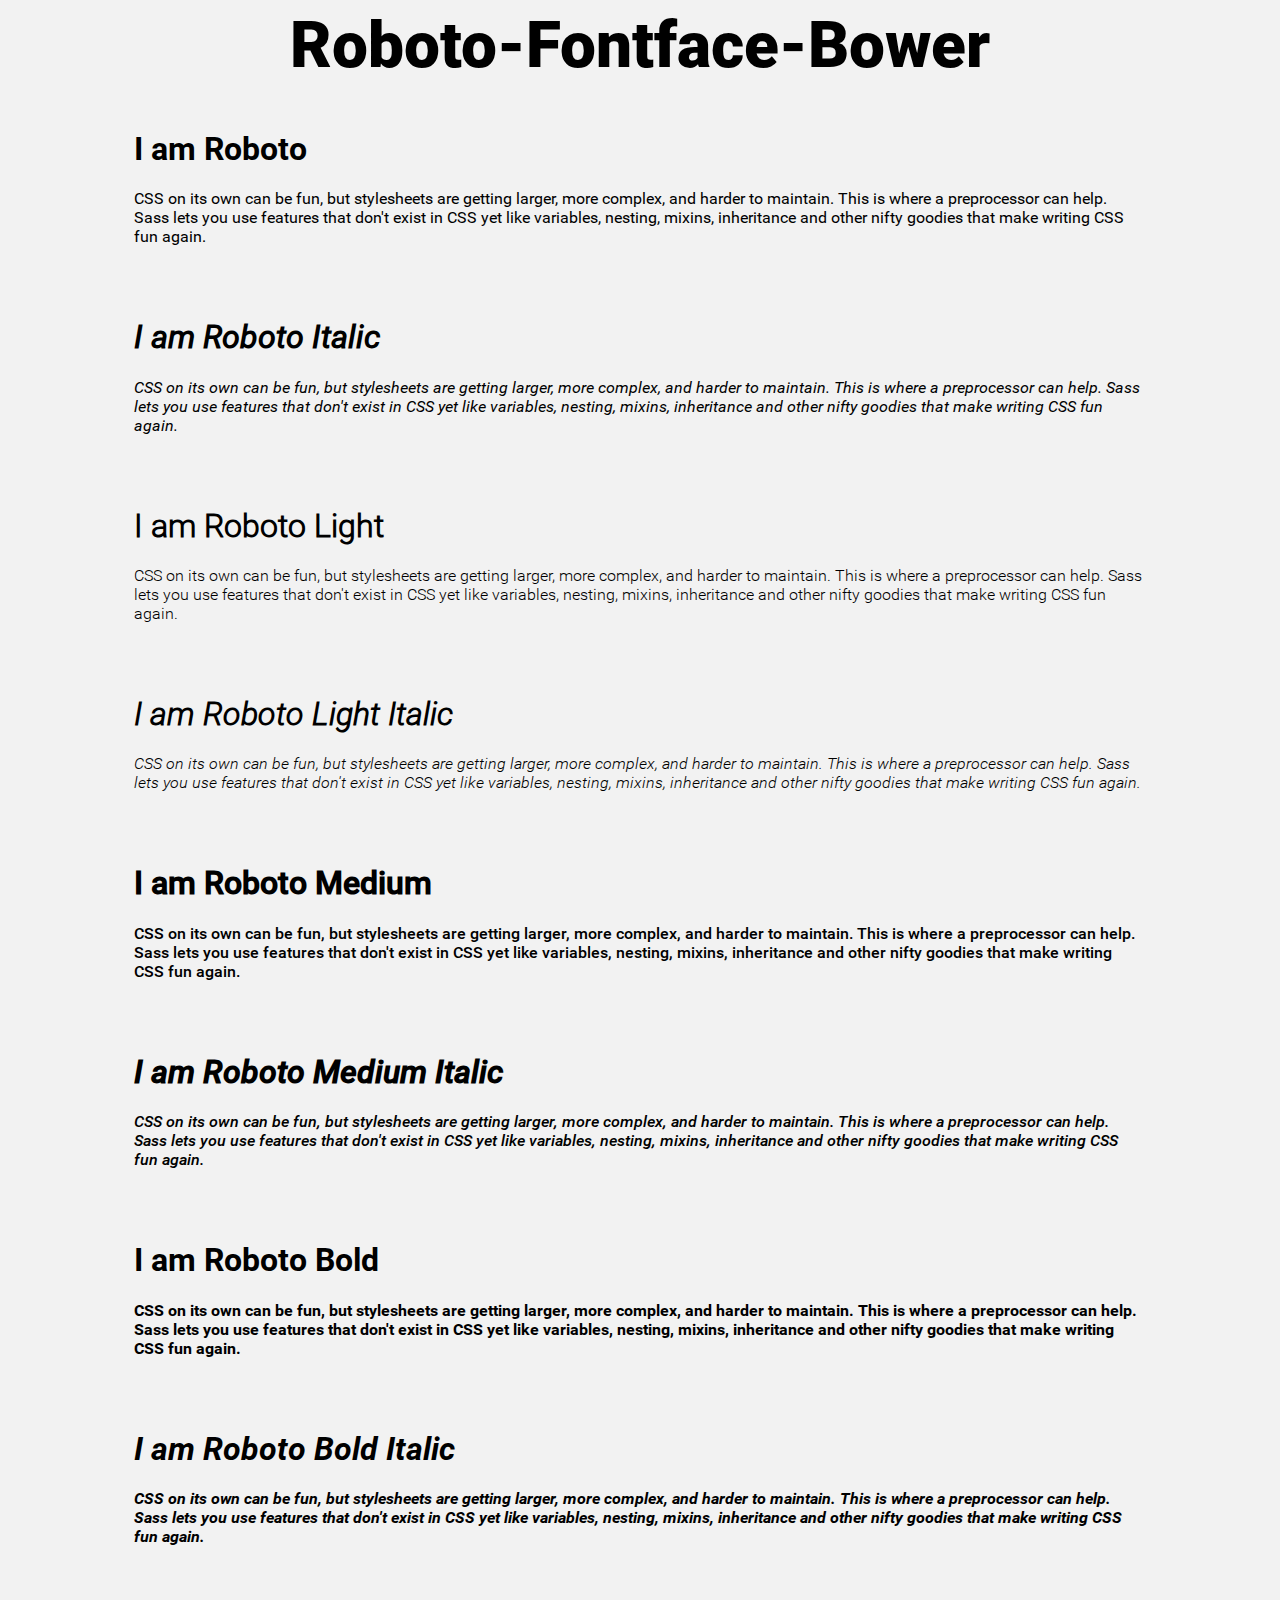
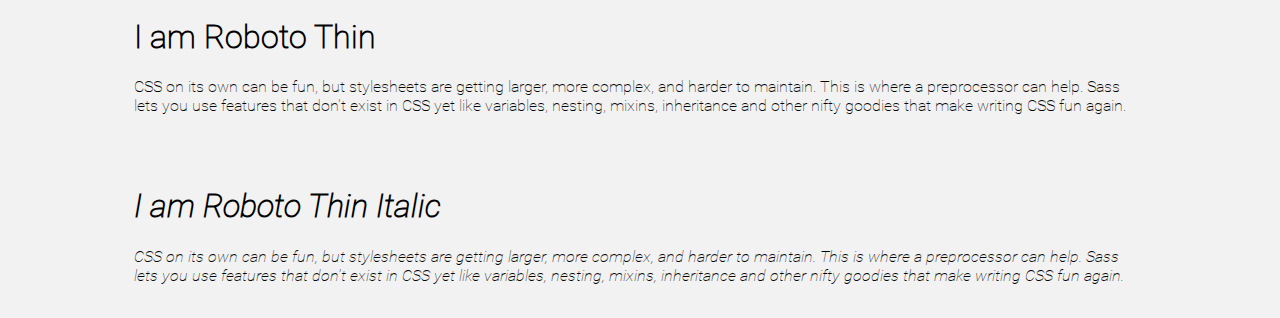
<file: app/www/js/roboto-and-material-icons-fonts-master/test.html>
<!Doctype html>
<html>
<head>
    <title>Test Font Face</title>
    <link rel="stylesheet" href="css/roboto.css">
    <style>
        body {
            background: #F2F2F2;
        }
        .test-header {
            text-align: center;
            font-family: 'Roboto-Black';
            font-size: 2em;
            padding: 0;
            margin: 0;
        }
        .test-header h1 {
            padding: 0;
            margin: 0;
        }
        section {
            padding: 2% 10%;
            margin: 0 auto;
        }
        /*Roboto*/
        .roboto {
            font-family: 'Roboto';
        }
        .roboto-italic {
            font-family: 'Roboto-RegularItalic';
        }
        .roboto-light {
            font-family: 'Roboto-Light';
        }
        .roboto-light-italic {
            font-family: 'Roboto-LightItalic';
        }
        .roboto-bold {
            font-family: 'Roboto-Bold';
        }
        .roboto-bold-italic {
            font-family: 'Roboto-BoldItalic';
        }
        .roboto-medium {
            font-family: 'Roboto-Medium';
        }
        .roboto-medium-italic {
            font-family: 'Roboto-MediumItalic';
        }
        .roboto-thin {
            font-family: 'Roboto-Thin';
        }
        .roboto-thin-italic {
            font-family: 'Roboto-ThinItalic';
        }
    </style>
</head>
<body>
    <header class="test-header">
        <h1>Roboto-Fontface-Bower</h1>
    </header>
    <!-- Roboto -->
    <section class="roboto">
        <header>
            <h1>I am Roboto</h1>
        </header>
        CSS on its own can be fun, but stylesheets are getting larger, more complex, and harder to maintain. This is where a preprocessor can help. Sass lets you use features that don't exist in CSS yet like variables, nesting, mixins, inheritance and other nifty
        goodies that make writing CSS fun again.
    </section>
    <section class="roboto-italic">
        <header>
            <h1>I am Roboto Italic</h1>
        </header>
        CSS on its own can be fun, but stylesheets are getting larger, more complex, and harder to maintain. This is where a preprocessor can help. Sass lets you use features that don't exist in CSS yet like variables, nesting, mixins, inheritance and other nifty
        goodies that make writing CSS fun again.
    </section>
    <section class="roboto-light">
        <header>
            <h1>I am Roboto Light</h1>
        </header>
        CSS on its own can be fun, but stylesheets are getting larger, more complex, and harder to maintain. This is where a preprocessor can help. Sass lets you use features that don't exist in CSS yet like variables, nesting, mixins, inheritance and other nifty
        goodies that make writing CSS fun again.
    </section>
    <section class="roboto-light-italic">
        <header>
            <h1>I am Roboto Light Italic</h1>
        </header>
        CSS on its own can be fun, but stylesheets are getting larger, more complex, and harder to maintain. This is where a preprocessor can help. Sass lets you use features that don't exist in CSS yet like variables, nesting, mixins, inheritance and other nifty
        goodies that make writing CSS fun again.
    </section>
    <section class="roboto-medium">
        <header>
            <h1>I am Roboto Medium</h1>
        </header>
        CSS on its own can be fun, but stylesheets are getting larger, more complex, and harder to maintain. This is where a preprocessor can help. Sass lets you use features that don't exist in CSS yet like variables, nesting, mixins, inheritance and other nifty
        goodies that make writing CSS fun again.
    </section>
    <section class="roboto-medium-italic">
        <header>
            <h1>I am Roboto Medium Italic</h1>
        </header>
        CSS on its own can be fun, but stylesheets are getting larger, more complex, and harder to maintain. This is where a preprocessor can help. Sass lets you use features that don't exist in CSS yet like variables, nesting, mixins, inheritance and other nifty
        goodies that make writing CSS fun again.
    </section>
    <section class="roboto-bold">
        <header>
            <h1>I am Roboto Bold</h1>
        </header>
        CSS on its own can be fun, but stylesheets are getting larger, more complex, and harder to maintain. This is where a preprocessor can help. Sass lets you use features that don't exist in CSS yet like variables, nesting, mixins, inheritance and other nifty
        goodies that make writing CSS fun again.
    </section>
    <section class="roboto-bold-italic">
        <header>
            <h1>I am Roboto Bold Italic</h1>
        </header>
        CSS on its own can be fun, but stylesheets are getting larger, more complex, and harder to maintain. This is where a preprocessor can help. Sass lets you use features that don't exist in CSS yet like variables, nesting, mixins, inheritance and other nifty
        goodies that make writing CSS fun again.
    </section>
    <section class="roboto-thin">
        <header>
            <h1>I am Roboto Thin</h1>
        </header>
        CSS on its own can be fun, but stylesheets are getting larger, more complex, and harder to maintain. This is where a preprocessor can help. Sass lets you use features that don't exist in CSS yet like variables, nesting, mixins, inheritance and other nifty
        goodies that make writing CSS fun again.
    </section>
    <section class="roboto-thin-italic">
        <header>
            <h1>I am Roboto Thin Italic</h1>
        </header>
        CSS on its own can be fun, but stylesheets are getting larger, more complex, and harder to maintain. This is where a preprocessor can help. Sass lets you use features that don't exist in CSS yet like variables, nesting, mixins, inheritance and other nifty
        goodies that make writing CSS fun again.
    </section>
</body>
</html>
</file>
<file: app/www/spec/lib/jasmine-1.2.0/jasmine.css>
body { background-color: #eeeeee; padding: 0; margin: 5px; overflow-y: scroll; }

#HTMLReporter { font-size: 11px; font-family: Monaco, "Lucida Console", monospace; line-height: 14px; color: #333333; }
#HTMLReporter a { text-decoration: none; }
#HTMLReporter a:hover { text-decoration: underline; }
#HTMLReporter p, #HTMLReporter h1, #HTMLReporter h2, #HTMLReporter h3, #HTMLReporter h4, #HTMLReporter h5, #HTMLReporter h6 { margin: 0; line-height: 14px; }
#HTMLReporter .banner, #HTMLReporter .symbolSummary, #HTMLReporter .summary, #HTMLReporter .resultMessage, #HTMLReporter .specDetail .description, #HTMLReporter .alert .bar, #HTMLReporter .stackTrace { padding-left: 9px; padding-right: 9px; }
#HTMLReporter #jasmine_content { position: fixed; right: 100%; }
#HTMLReporter .version { color: #aaaaaa; }
#HTMLReporter .banner { margin-top: 14px; }
#HTMLReporter .duration { color: #aaaaaa; float: right; }
#HTMLReporter .symbolSummary { overflow: hidden; *zoom: 1; margin: 14px 0; }
#HTMLReporter .symbolSummary li { display: block; float: left; height: 7px; width: 14px; margin-bottom: 7px; font-size: 16px; }
#HTMLReporter .symbolSummary li.passed { font-size: 14px; }
#HTMLReporter .symbolSummary li.passed:before { color: #5e7d00; content: "\02022"; }
#HTMLReporter .symbolSummary li.failed { line-height: 9px; }
#HTMLReporter .symbolSummary li.failed:before { color: #b03911; content: "x"; font-weight: bold; margin-left: -1px; }
#HTMLReporter .symbolSummary li.skipped { font-size: 14px; }
#HTMLReporter .symbolSummary li.skipped:before { color: #bababa; content: "\02022"; }
#HTMLReporter .symbolSummary li.pending { line-height: 11px; }
#HTMLReporter .symbolSummary li.pending:before { color: #aaaaaa; content: "-"; }
#HTMLReporter .bar { line-height: 28px; font-size: 14px; display: block; color: #eee; }
#HTMLReporter .runningAlert { background-color: #666666; }
#HTMLReporter .skippedAlert { background-color: #aaaaaa; }
#HTMLReporter .skippedAlert:first-child { background-color: #333333; }
#HTMLReporter .skippedAlert:hover { text-decoration: none; color: white; text-decoration: underline; }
#HTMLReporter .passingAlert { background-color: #a6b779; }
#HTMLReporter .passingAlert:first-child { background-color: #5e7d00; }
#HTMLReporter .failingAlert { background-color: #cf867e; }
#HTMLReporter .failingAlert:first-child { background-color: #b03911; }
#HTMLReporter .results { margin-top: 14px; }
#HTMLReporter #details { display: none; }
#HTMLReporter .resultsMenu, #HTMLReporter .resultsMenu a { background-color: #fff; color: #333333; }
#HTMLReporter.showDetails .summaryMenuItem { font-weight: normal; text-decoration: inherit; }
#HTMLReporter.showDetails .summaryMenuItem:hover { text-decoration: underline; }
#HTMLReporter.showDetails .detailsMenuItem { font-weight: bold; text-decoration: underline; }
#HTMLReporter.showDetails .summary { display: none; }
#HTMLReporter.showDetails #details { display: block; }
#HTMLReporter .summaryMenuItem { font-weight: bold; text-decoration: underline; }
#HTMLReporter .summary { margin-top: 14px; }
#HTMLReporter .summary .suite .suite, #HTMLReporter .summary .specSummary { margin-left: 14px; }
#HTMLReporter .summary .specSummary.passed a { color: #5e7d00; }
#HTMLReporter .summary .specSummary.failed a { color: #b03911; }
#HTMLReporter .description + .suite { margin-top: 0; }
#HTMLReporter .suite { margin-top: 14px; }
#HTMLReporter .suite a { color: #333333; }
#HTMLReporter #details .specDetail { margin-bottom: 28px; }
#HTMLReporter #details .specDetail .description { display: block; color: white; background-color: #b03911; }
#HTMLReporter .resultMessage { padding-top: 14px; color: #333333; }
#HTMLReporter .resultMessage span.result { display: block; }
#HTMLReporter .stackTrace { margin: 5px 0 0 0; max-height: 224px; overflow: auto; line-height: 18px; color: #666666; border: 1px solid #ddd; background: white; white-space: pre; }

#TrivialReporter { padding: 8px 13px; position: absolute; top: 0; bottom: 0; left: 0; right: 0; overflow-y: scroll; background-color: white; font-family: "Helvetica Neue Light", "Lucida Grande", "Calibri", "Arial", sans-serif; /*.resultMessage {*/ /*white-space: pre;*/ /*}*/ }
#TrivialReporter a:visited, #TrivialReporter a { color: #303; }
#TrivialReporter a:hover, #TrivialReporter a:active { color: blue; }
#TrivialReporter .run_spec { float: right; padding-right: 5px; font-size: .8em; text-decoration: none; }
#TrivialReporter .banner { color: #303; background-color: #fef; padding: 5px; }
#TrivialReporter .logo { float: left; font-size: 1.1em; padding-left: 5px; }
#TrivialReporter .logo .version { font-size: .6em; padding-left: 1em; }
#TrivialReporter .runner.running { background-color: yellow; }
#TrivialReporter .options { text-align: right; font-size: .8em; }
#TrivialReporter .suite { border: 1px outset gray; margin: 5px 0; padding-left: 1em; }
#TrivialReporter .suite .suite { margin: 5px; }
#TrivialReporter .suite.passed { background-color: #dfd; }
#TrivialReporter .suite.failed { background-color: #fdd; }
#TrivialReporter .spec { margin: 5px; padding-left: 1em; clear: both; }
#TrivialReporter .spec.failed, #TrivialReporter .spec.passed, #TrivialReporter .spec.skipped { padding-bottom: 5px; border: 1px solid gray; }
#TrivialReporter .spec.failed { background-color: #fbb; border-color: red; }
#TrivialReporter .spec.passed { background-color: #bfb; border-color: green; }
#TrivialReporter .spec.skipped { background-color: #bbb; }
#TrivialReporter .messages { border-left: 1px dashed gray; padding-left: 1em; padding-right: 1em; }
#TrivialReporter .passed { background-color: #cfc; display: none; }
#TrivialReporter .failed { background-color: #fbb; }
#TrivialReporter .skipped { color: #777; background-color: #eee; display: none; }
#TrivialReporter .resultMessage span.result { display: block; line-height: 2em; color: black; }
#TrivialReporter .resultMessage .mismatch { color: black; }
#TrivialReporter .stackTrace { white-space: pre; font-size: .8em; margin-left: 10px; max-height: 5em; overflow: auto; border: 1px inset red; padding: 1em; background: #eef; }
#TrivialReporter .finished-at { padding-left: 1em; font-size: .6em; }
#TrivialReporter.show-passed .passed, #TrivialReporter.show-skipped .skipped { display: block; }
#TrivialReporter #jasmine_content { position: fixed; right: 100%; }
#TrivialReporter .runner { border: 1px solid gray; display: block; margin: 5px 0; padding: 2px 0 2px 10px; }
</file>
<file: app/www/css/TogglesOriginal.css>
body {
  display: flex;
  min-height: 100%;
  justify-content: center;
  align-items: center;
  flex-direction: column;
  font-family: sans-serif;
}

ul,
li {
  list-style: none;
  margin: 0;
  padding: 0;
}

.tg-list {
  text-align: center;
  display: flex;
  align-items: center;
}

.tg-list-item {
  margin: 0 2em;
}

h2 {
  color: #777;
}

h4 {
  color: #999;
}

.tgl {
  display: none;
}
.tgl, .tgl:after, .tgl:before, .tgl *, .tgl *:after, .tgl *:before, .tgl + .tgl-btn {
  box-sizing: border-box;
}
.tgl::-moz-selection, .tgl:after::-moz-selection, .tgl:before::-moz-selection, .tgl *::-moz-selection, .tgl *:after::-moz-selection, .tgl *:before::-moz-selection, .tgl + .tgl-btn::-moz-selection {
  background: none;
}
.tgl::selection, .tgl:after::selection, .tgl:before::selection, .tgl *::selection, .tgl *:after::selection, .tgl *:before::selection, .tgl + .tgl-btn::selection {
  background: none;
}
.tgl + .tgl-btn {
  outline: 0;
  display: block;
  width: 4em;
  height: 2em;
  position: relative;
  cursor: pointer;
  -webkit-user-select: none;
     -moz-user-select: none;
      -ms-user-select: none;
          user-select: none;
}
.tgl + .tgl-btn:after, .tgl + .tgl-btn:before {
  position: relative;
  display: block;
  content: "";
  width: 50%;
  height: 100%;
}
.tgl + .tgl-btn:after {
  left: 0;
}
.tgl + .tgl-btn:before {
  display: none;
}
.tgl:checked + .tgl-btn:after {
  left: 50%;
}

.tgl-light + .tgl-btn {
  background: #f0f0f0;
  border-radius: 2em;
  padding: 2px;
  transition: all .4s ease;
}
.tgl-light + .tgl-btn:after {
  border-radius: 50%;
  background: #fff;
  transition: all .2s ease;
}
.tgl-light:checked + .tgl-btn {
  background: #9FD6AE;
}

.tgl-ios + .tgl-btn {
  background: #fbfbfb;
  border-radius: 2em;
  padding: 2px;
  transition: all .4s ease;
  border: 1px solid #e8eae9;
}
.tgl-ios + .tgl-btn:after {
  border-radius: 2em;
  background: #fbfbfb;
  transition: left 0.3s cubic-bezier(0.175, 0.885, 0.32, 1.275), padding 0.3s ease, margin 0.3s ease;
  box-shadow: 0 0 0 1px rgba(0, 0, 0, 0.1), 0 4px 0 rgba(0, 0, 0, 0.08);
}
.tgl-ios + .tgl-btn:hover:after {
  will-change: padding;
}
.tgl-ios + .tgl-btn:active {
  box-shadow: inset 0 0 0 2em #e8eae9;
}
.tgl-ios + .tgl-btn:active:after {
  padding-right: .8em;
}
.tgl-ios:checked + .tgl-btn {
  background: #86d993;
}
.tgl-ios:checked + .tgl-btn:active {
  box-shadow: none;
}
.tgl-ios:checked + .tgl-btn:active:after {
  margin-left: -.8em;
}

.tgl-skewed + .tgl-btn {
  overflow: hidden;
  -webkit-transform: skew(-10deg);
          transform: skew(-10deg);
  -webkit-backface-visibility: hidden;
          backface-visibility: hidden;
  transition: all .2s ease;
  font-family: sans-serif;
  background: #888;
}
.tgl-skewed + .tgl-btn:after, .tgl-skewed + .tgl-btn:before {
  -webkit-transform: skew(10deg);
          transform: skew(10deg);
  display: inline-block;
  transition: all .2s ease;
  width: 100%;
  text-align: center;
  position: absolute;
  line-height: 2em;
  font-weight: bold;
  color: #fff;
  text-shadow: 0 1px 0 rgba(0, 0, 0, 0.4);
}
.tgl-skewed + .tgl-btn:after {
  left: 100%;
  content: attr(data-tg-on);
}
.tgl-skewed + .tgl-btn:before {
  left: 0;
  content: attr(data-tg-off);
}
.tgl-skewed + .tgl-btn:active {
  background: #888;
}
.tgl-skewed + .tgl-btn:active:before {
  left: -10%;
}
.tgl-skewed:checked + .tgl-btn {
  background: #86d993;
}
.tgl-skewed:checked + .tgl-btn:before {
  left: -100%;
}
.tgl-skewed:checked + .tgl-btn:after {
  left: 0;
}
.tgl-skewed:checked + .tgl-btn:active:after {
  left: 10%;
}

.tgl-flat + .tgl-btn {
  padding: 2px;
  transition: all .2s ease;
  background: #fff;
  border: 4px solid #f2f2f2;
  border-radius: 2em;
}
.tgl-flat + .tgl-btn:after {
  transition: all .2s ease;
  background: #f2f2f2;
  content: "";
  border-radius: 1em;
}
.tgl-flat:checked + .tgl-btn {
  border: 4px solid #7FC6A6;
}
.tgl-flat:checked + .tgl-btn:after {
  left: 50%;
  background: #7FC6A6;
}

.tgl-flip + .tgl-btn {
  padding: 2px;
  transition: all .2s ease;
  font-family: sans-serif;
  -webkit-perspective: 100px;
          perspective: 100px;
}
.tgl-flip + .tgl-btn:after, .tgl-flip + .tgl-btn:before {
  display: inline-block;
  transition: all .4s ease;
  width: 100%;
  text-align: center;
  position: absolute;
  line-height: 2em;
  font-weight: bold;
  color: #fff;
  position: absolute;
  top: 0;
  left: 0;
  -webkit-backface-visibility: hidden;
          backface-visibility: hidden;
  border-radius: 4px;
}
.tgl-flip + .tgl-btn:after {
  content: attr(data-tg-on);
  background: #02C66F;
  -webkit-transform: rotateY(-180deg);
          transform: rotateY(-180deg);
}
.tgl-flip + .tgl-btn:before {
  background: #FF3A19;
  content: attr(data-tg-off);
}
.tgl-flip + .tgl-btn:active:before {
  -webkit-transform: rotateY(-20deg);
          transform: rotateY(-20deg);
}
.tgl-flip:checked + .tgl-btn:before {
  -webkit-transform: rotateY(180deg);
          transform: rotateY(180deg);
}
.tgl-flip:checked + .tgl-btn:after {
  -webkit-transform: rotateY(0);
          transform: rotateY(0);
  left: 0;
  background: #7FC6A6;
}
.tgl-flip:checked + .tgl-btn:active:after {
  -webkit-transform: rotateY(20deg);
          transform: rotateY(20deg);
}
</file>
<file: app/www/Pass/HTML/css/style.css>
p,
h1,
.jumbotron .h1,
.jumbotron h1 {
    font-family: -apple-system, BlinkMacSystemFont, "Segoe UI", Roboto, "Helvetica Neue", Arial, sans-serif;
}

h1 {
    font-size: 40px!important;
}

#top {
    bottom: 0;
    right: 0;
    position: fixed;
    width: 20px;
    height: 20px;
    display: block;
    background-color: aqua;
}

#items {
    overflow: auto;
    //width:5000px;
    display: table;
    table-layout: fixed;
    width: 100%;
}

#items .image {
    background-color: #fff;
}

.active h2 {
    color: #1f9bf7!important;
}

.entry {
    padding-top: 40px;
    //float:left;
    width: 180px;
    display: table-cell;
}

#items a {
    color: #1f9bf7;
    cursor: pointer;
    text-decoration: none;
}

#items a:hover {
    color: #32d018;
}

.glyphicon {
    color: #1c90cc!important;
}

.btn-default:hover {
    background-color: #effffc!important;
}

.popover-content {
    position: relative!important;
}

.popover h3 {
    font-family: -apple-system, BlinkMacSystemFont, "Segoe UI", Roboto, "Helvetica Neue", Arial, sans-serif!important;
    text-align: center;
    color: #006ab7;
}

#items.color .entry h1,
#items.color .entry h4 {
    color: #fff;
}

.jumbotron {
    padding: 0px!important;
}

.entry {
    padding: 35 px 0 0 60px!important;
}


/*--------------------------------------------UPLOAD-------------------------------------------------*/

.clearfix {
    *zoom: 1;
}

.clearfix:before,
.clearfix:after {
    display: table;
    content: "";
    line-height: 0;
}

.clearfix:after {
    clear: both;
}

.hide-text {
    font: 0/0 a;
    color: transparent;
    text-shadow: none;
    background-color: transparent;
    border: 0;
}

.input-block-level {
    display: block;
    width: 100%;
    min-height: 30px;
    -webkit-box-sizing: border-box;
    -moz-box-sizing: border-box;
    box-sizing: border-box;
}

.btn-file {
    overflow: hidden;
    position: relative;
    vertical-align: middle;
}

.btn-file>input {
    position: absolute;
    top: 0;
    right: 0;
    margin: 0;
    opacity: 0;
    filter: alpha(opacity=0);
    transform: translate(-300px, 0) scale(4);
    font-size: 23px;
    direction: ltr;
    cursor: pointer;
}

.fileupload {
    margin-bottom: 9px;
}

.fileupload .uneditable-input {
    display: inline-block;
    margin-bottom: 0px;
    vertical-align: middle;
    cursor: text;
}

.fileupload .thumbnail {
    overflow: hidden;
    display: inline-block;
    margin-bottom: 5px;
    vertical-align: middle;
    text-align: center;
}

.fileupload .thumbnail>img {
    display: inline-block;
    vertical-align: middle;
    max-height: 100%;
}

.fileupload .btn {
    vertical-align: middle;
}

.fileupload-exists .fileupload-new,
.fileupload-new .fileupload-exists {
    display: none;
}

.fileupload-inline .fileupload-controls {
    display: inline;
}

.fileupload-new .input-append .btn-file {
    -webkit-border-radius: 0 3px 3px 0;
    -moz-border-radius: 0 3px 3px 0;
    border-radius: 0 3px 3px 0;
}

.thumbnail-borderless .thumbnail {
    border: none;
    padding: 0;
    -webkit-border-radius: 0;
    -moz-border-radius: 0;
    border-radius: 0;
    -webkit-box-shadow: none;
    -moz-box-shadow: none;
    box-shadow: none;
}

.fileupload-new.thumbnail-borderless .thumbnail {
    border: 1px solid #ddd;
}

.control-group.warning .fileupload .uneditable-input {
    color: #a47e3c;
    border-color: #a47e3c;
}

.control-group.warning .fileupload .fileupload-preview {
    color: #a47e3c;
}

.control-group.warning .fileupload .thumbnail {
    border-color: #a47e3c;
}

.control-group.error .fileupload .uneditable-input {
    color: #b94a48;
    border-color: #b94a48;
}

.control-group.error .fileupload .fileupload-preview {
    color: #b94a48;
}

.control-group.error .fileupload .thumbnail {
    border-color: #b94a48;
}

.control-group.success .fileupload .uneditable-input {
    color: #468847;
    border-color: #468847;
}

.control-group.success .fileupload .fileupload-preview {
    color: #468847;
}

.control-group.success .fileupload .thumbnail {
    border-color: #468847;
}


/*--------------------------------------------UPLOAD-------------------------------------------------*/

.fileupload {
    height: 100%;
    margin: 0px;
    padding: 0px;
    vertical-align: middle;
}

.btn-file {
    padding: 15px!important;
}

#return-to-top {
    position: fixed;
    bottom: 20px;
    right: 20px;
    background: rgb(0, 0, 0);
    background: rgba(0, 0, 0, 0.7);
    width: 50px;
    height: 50px;
    display: block;
    text-decoration: none;
    -webkit-border-radius: 35px;
    -moz-border-radius: 35px;
    border-radius: 35px;
    display: none;
    -webkit-transition: all 0.3s linear;
    -moz-transition: all 0.3s ease;
    -ms-transition: all 0.3s ease;
    -o-transition: all 0.3s ease;
    transition: all 0.3s ease;
    z-index: 10;
}

#return-to-top i {
    color: #fff;
    margin: 0;
    position: relative;
    left: 16px;
    top: 13px;
    font-size: 19px;
    -webkit-transition: all 0.3s ease;
    -moz-transition: all 0.3s ease;
    -ms-transition: all 0.3s ease;
    -o-transition: all 0.3s ease;
    transition: all 0.3s ease;
}

#return-to-top:hover {
    background: rgba(0, 0, 0, 0.9);
}

#return-to-top:hover i {
    color: #fff;
    top: 5px;
}

.glyphicon {
    color: #fff;
}

.container {
    margin: 10px;
}

.navbar {
    margin-bottom: 0;
}

.navbar-collapse .container-fluid {
    padding: 2rem 2.5rem;
    border-bottom: 1px solid #55595c;
}

.navbar-collapse h4 {
    color: #818a91;
}

.navbar-collapse .text-muted {
    color: #818a91;
}

.about {
    float: left;
    max-width: 30rem;
    margin-right: 3rem;
}

.social a {
    font-weight: 500;
    color: #eceeef;
}

.social a:hover {
    color: #fff;
}

.jumbotron {
    padding-top: 6rem;
    padding-bottom: 6rem;
    margin-bottom: 0;
    background-color: #fff;
}

.jumbotron p:last-child {
    margin-bottom: 0;
}

.jumbotron-heading {
    font-weight: 300;
}

.jumbotron .container {
    max-width: 40rem;
}

.modal {
    overflow: initial!important;
}

.modal h2 {
    text-align: center;
    color: #1f9bf7;
    margin-top: 10px;
}

.modal strong {
    color: #1f9bf7;
}

.album {
    min-height: 50rem;
    /* Can be removed; just added for demo purposes */
    padding-top: 3rem;
    padding-bottom: 3rem;
    background-color: #f7f7f7;
}

.entry h2 {
    font-size: 20px;
    color: #ccc;
    border-bottom: solid 1px #ccc;
    //	font-weight:lighter;
    width: 100%;
    cursor: pointer;
}

.card {
    float: left;
    padding: .95rem;
    margin-bottom: 0px;
    border: 0;
    text-align: left;
    width: 100%;
    border-radius: 10px;
    border: solid 2px #fff;
}

.hideOn {
    display: none;
}

.dropdown-menu p {
    margin: 0px;
}

.hideOff {
    display: inherit;
}

.cardRed {
    background-color: #f6f6ff;
    border: solid 2px #9083ff;
}

.card.active {
    background-color: #e4fff7;
    border: solid 2px #6cf3c7;
}

.card a {
    color: #ddd;
    width: 100%;
    display: block;
}

.card-text {
    font-size: 85%;
}

footer {
    padding-top: 3rem;
    padding-bottom: 3rem;
}

footer p {
    margin-bottom: .25rem;
}

.message {
    margin-top: 50px;
}

#items .popover-content a {
    color: #0093ff!important;
}

#Edit table tr td,
#Create table tr td {
    padding-bottom: 10px;
}


/**********************************DROPDOWN***********************************/

.dropdown-menu {
    -webkit-touch-callout: none;
    -webkit-user-select: none;
    -khtml-user-select: none;
    -moz-user-select: none;
    -ms-user-select: none;
    user-select: none;
}

.dropdown-menu a {
    overflow: hidden;
    outline: none;
}

.additem input {
    border: 0;
    margin: -3px;
    padding: 3px;
    outline: none;
    color: #000;
    width: 99%;
}

.additem:hover input {
    background-color: #f5f5f5;
}

.additem .check-mark {
    opacity: 0;
    z-index: -1000;
}

.addnewicon {
    position: relative;
    padding: 4px;
    margin: -8px;
    padding-right: 50px;
    margin-right: -50px;
    color: #aaa;
}

.addnewicon:hover {
    color: #222;
}

.showHide {
    display: inherit;
    /*background-image:url("../image/eye.png");*/
    background-image: url("../../../IntWeb/img/viewClose.png");
    background-size: 20px auto;
    vertical-align: middle;
    background-repeat: no-repeat;
    width: 20px;
    height: 20px;
    cursor: pointer;
}

.closed {
    background-image: url("../../../IntWeb/img/view.png");
}

.lead{
  color:aqua;
}

.btn-outline-success {
  color: #28a745;
  background-color: transparent;
  background-image: none;
  border-color: #28a745;
}
</file>
<file: app/www/css/toastr.css>
.toast-title {
  font-weight: bold;
}
.toast-message {
  -ms-word-wrap: break-word;
  word-wrap: break-word;
}
.toast-message a,
.toast-message label {
  color: #FFFFFF;
}
.toast-message a:hover {
  color: #CCCCCC;
  text-decoration: none;
}
.toast-close-button {
  position: relative;
  right: -0.3em;
  top: -0.3em;
  float: right;
  font-size: 20px;
  font-weight: bold;
  color: #FFFFFF;
  -webkit-text-shadow: 0 1px 0 #ffffff;
  text-shadow: 0 1px 0 #ffffff;
  opacity: 0.8;
  -ms-filter: progid:DXImageTransform.Microsoft.Alpha(Opacity=80);
  filter: alpha(opacity=80);
  line-height: 1;
}
.toast-close-button:hover,
.toast-close-button:focus {
  color: #000000;
  text-decoration: none;
  cursor: pointer;
  opacity: 0.4;
  -ms-filter: progid:DXImageTransform.Microsoft.Alpha(Opacity=40);
  filter: alpha(opacity=40);
}
.rtl .toast-close-button {
  left: -0.3em;
  float: left;
  right: 0.3em;
}
/*Additional properties for button version
 iOS requires the button element instead of an anchor tag.
 If you want the anchor version, it requires `href="#"`.*/
button.toast-close-button {
  padding: 0;
  cursor: pointer;
  background: transparent;
  border: 0;
  -webkit-appearance: none;
}
.toast-top-center {
  top: 10px;
  right: 0;
  width: 100%;
}
.toast-bottom-center {
  bottom: 10px;
  right: 0;
  width: 100%;
}
.toast-top-full-width {
  top: 10px;
  right: 0;
  width: 100%;
}
.toast-bottom-full-width {
  bottom: 10px;
  right: 0;
  width: 100%;
}
.toast-top-left {
  top: 12px;
  left: 12px;
}
.toast-top-right {
  top: 12px;
  right: 12px;
}
.toast-bottom-right {
  right: 12px;
  bottom: 12px;
}
.toast-bottom-left {
  bottom: 12px;
  left: 12px;
}
#toast-container {
  position: fixed;
  z-index: 999999;
  pointer-events: none;
  /*overrides*/
}
#toast-container * {
  -moz-box-sizing: border-box;
  -webkit-box-sizing: border-box;
  box-sizing: border-box;
}
#toast-container > div {
  position: relative;
  pointer-events: auto;
  overflow: hidden;
  margin: 0 0 6px;
  padding: 15px 15px 15px 50px;
  width: 300px;
  -moz-border-radius: 3px 3px 3px 3px;
  -webkit-border-radius: 3px 3px 3px 3px;
  border-radius: 3px 3px 3px 3px;
  background-position: 15px center;
  background-repeat: no-repeat;
  -moz-box-shadow: 0 0 12px #999999;
  -webkit-box-shadow: 0 0 12px #999999;
  box-shadow: 0 0 12px #999999;
  color: #FFFFFF;
  opacity: 0.8;
  -ms-filter: progid:DXImageTransform.Microsoft.Alpha(Opacity=80);
  filter: alpha(opacity=80);
}
#toast-container > div.rtl {
  direction: rtl;
  padding: 15px 50px 15px 15px;
  background-position: right 15px center;
}
#toast-container > div:hover {
  -moz-box-shadow: 0 0 12px #000000;
  -webkit-box-shadow: 0 0 12px #000000;
  box-shadow: 0 0 12px #000000;
  opacity: 1;
  -ms-filter: progid:DXImageTransform.Microsoft.Alpha(Opacity=100);
  filter: alpha(opacity=100);
  cursor: pointer;
}/*
#toast-container > .toast-info {
  background-image: url("[data-uri]") !important;
}
#toast-container > .toast-error {
  background-image: url("[data-uri]") !important;
}
#toast-container > .toast-success {
  background-image: url("[data-uri]") !important;
}
#toast-container > .toast-warning {
  background-image: url("[data-uri]") !important;
}*/
#toast-container.toast-top-center > div,
#toast-container.toast-bottom-center > div {
  width: 300px;
  margin-left: auto;
  margin-right: auto;
}
#toast-container.toast-top-full-width > div,
#toast-container.toast-bottom-full-width > div {
  width: 96%;
  margin-left: auto;
  margin-right: auto;
}
.toast {
  background-color: #030303;
}
.toast-success {
  background-color: #51A351;
}
.toast-error {
  background-color: #BD362F;
}
.toast-info {
  background-color: #2F96B4;
}
.toast-warning {
  background-color: #F89406;
}
.toast-progress {
  position: absolute;
  left: 0;
  bottom: 0;
  height: 4px;
  background-color: #000000;
  opacity: 0.4;
  -ms-filter: progid:DXImageTransform.Microsoft.Alpha(Opacity=40);
  filter: alpha(opacity=40);
}
/*Responsive Design*/
@media all and (max-width: 240px) {
  #toast-container > div {
    padding: 8px 8px 8px 50px;
    width: 11em;
  }
  #toast-container > div.rtl {
    padding: 8px 50px 8px 8px;
  }
  #toast-container .toast-close-button {
    right: -0.2em;
    top: -0.2em;
  }
  #toast-container .rtl .toast-close-button {
    left: -0.2em;
    right: 0.2em;
  }
}
@media all and (min-width: 241px) and (max-width: 480px) {
  #toast-container > div {
    padding: 8px 8px 8px 50px;
    width: 18em;
  }
  #toast-container > div.rtl {
    padding: 8px 50px 8px 8px;
  }
  #toast-container .toast-close-button {
    right: -0.2em;
    top: -0.2em;
  }
  #toast-container .rtl .toast-close-button {
    left: -0.2em;
    right: 0.2em;
  }
}
@media all and (min-width: 481px) and (max-width: 768px) {
  #toast-container > div {
    padding: 15px 15px 15px 50px;
    width: 25em;
  }
  #toast-container > div.rtl {
    padding: 15px 50px 15px 15px;
  }
}
</file>
<file: app/www/css/Toggles.css>
.tgl {
  display: none;
}
.tgl, .tgl:after, .tgl:before, .tgl *, .tgl *:after, .tgl *:before, .tgl + .tgl-btn {
  box-sizing: border-box;
}
.tgl::-moz-selection, .tgl:after::-moz-selection, .tgl:before::-moz-selection, .tgl *::-moz-selection, .tgl *:after::-moz-selection, .tgl *:before::-moz-selection, .tgl + .tgl-btn::-moz-selection {
  background: none;
}
.tgl::selection, .tgl:after::selection, .tgl:before::selection, .tgl *::selection, .tgl *:after::selection, .tgl *:before::selection, .tgl + .tgl-btn::selection {
  background: none;
}
.tgl + .tgl-btn {
  outline: 0;
  display: block;
  width: 4em;
  height: 2em;
  position: relative;
  cursor: pointer;
  -webkit-user-select: none;
     -moz-user-select: none;
      -ms-user-select: none;
          user-select: none;
}
.tgl + .tgl-btn:after, .tgl + .tgl-btn:before {
  position: relative;
  display: block;
  content: "";
  width: 50%;
  height: 100%;
}
.tgl + .tgl-btn:after {
  left: 0;
}
.tgl + .tgl-btn:before {
  display: none;
}
.tgl:checked + .tgl-btn:after {
  left: 50%;
}

.tgl-light + .tgl-btn {
  background: #f0f0f0;
  border-radius: 2em;
  padding: 2px;
  transition: all .4s ease;
}
.tgl-light + .tgl-btn:after {
  border-radius: 50%;
  background: #fff;
  transition: all .2s ease;
}
.tgl-light:checked + .tgl-btn {
  background: #9FD6AE;
}

.tgl-ios + .tgl-btn {
  background: #fbfbfb;
  border-radius: 2em;
  padding: 2px;
  transition: all .4s ease;
  border: 1px solid #e8eae9;
}
.tgl-ios + .tgl-btn:after {
  border-radius: 2em;
  background: #fbfbfb;
  transition: left 0.3s cubic-bezier(0.175, 0.885, 0.32, 1.275), padding 0.3s ease, margin 0.3s ease;
  box-shadow: 0 0 0 1px rgba(0, 0, 0, 0.1), 0 4px 0 rgba(0, 0, 0, 0.08);
}
.tgl-ios + .tgl-btn:hover:after {
  will-change: padding;
}
.tgl-ios + .tgl-btn:active {
  box-shadow: inset 0 0 0 2em #e8eae9;
}
.tgl-ios + .tgl-btn:active:after {
  padding-right: .8em;
}
.tgl-ios:checked + .tgl-btn {
  background: #86d993;
}
.tgl-ios:checked + .tgl-btn:active {
  box-shadow: none;
}
.tgl-ios:checked + .tgl-btn:active:after {
  margin-left: -.8em;
}

.tgl-skewed + .tgl-btn {
  overflow: hidden;
  -webkit-transform: skew(-10deg);
          transform: skew(-10deg);
  -webkit-backface-visibility: hidden;
          backface-visibility: hidden;
  transition: all .2s ease;
  font-family: sans-serif;
  background: #888;
}
.tgl-skewed + .tgl-btn:after, .tgl-skewed + .tgl-btn:before {
  -webkit-transform: skew(10deg);
          transform: skew(10deg);
  display: inline-block;
  transition: all .2s ease;
  width: 100%;
  text-align: center;
  position: absolute;
  line-height: 2em;
  font-weight: bold;
  color: #fff;
  text-shadow: 0 1px 0 rgba(0, 0, 0, 0.4);
}
.tgl-skewed + .tgl-btn:after {
  left: 100%;
  content: attr(data-tg-on);
}
.tgl-skewed + .tgl-btn:before {
  left: 0;
  content: attr(data-tg-off);
}
.tgl-skewed + .tgl-btn:active {
  background: #888;
}
.tgl-skewed + .tgl-btn:active:before {
  left: -10%;
}
.tgl-skewed:checked + .tgl-btn {
  background: #86d993;
}
.tgl-skewed:checked + .tgl-btn:before {
  left: -100%;
}
.tgl-skewed:checked + .tgl-btn:after {
  left: 0;
}
.tgl-skewed:checked + .tgl-btn:active:after {
  left: 10%;
}

.tgl-flat + .tgl-btn {
  padding: 2px;
  transition: all .2s ease;
  background: #fff;
  border: 4px solid #f2f2f2;
  border-radius: 2em;
}
.tgl-flat + .tgl-btn:after {
  transition: all .2s ease;
  background: #f2f2f2;
  content: "";
  border-radius: 1em;
}
.tgl-flat:checked + .tgl-btn {
  border: 4px solid #7FC6A6;
}
.tgl-flat:checked + .tgl-btn:after {
  left: 50%;
  background: #7FC6A6;
}

.tgl-flip + .tgl-btn {
  padding: 2px;
  transition: all .2s ease;
  font-family: sans-serif;
  -webkit-perspective: 100px;
          perspective: 100px;
}
.tgl-flip + .tgl-btn:after, .tgl-flip + .tgl-btn:before {
  display: inline-block;
  transition: all .4s ease;
  width: 100%;
  text-align: center;
  position: absolute;
  line-height: 2em;
  font-weight: bold;
  color: #fff;
  position: absolute;
  top: 0;
  left: 0;
  -webkit-backface-visibility: hidden;
          backface-visibility: hidden;
  border-radius: 4px;
}
.tgl-flip + .tgl-btn:after {
  content: attr(data-tg-on);
  background: #02C66F;
  -webkit-transform: rotateY(-180deg);
          transform: rotateY(-180deg);
}
.tgl-flip + .tgl-btn:before {
  background: #FF3A19;
  content: attr(data-tg-off);
}
.tgl-flip + .tgl-btn:active:before {
  -webkit-transform: rotateY(-20deg);
          transform: rotateY(-20deg);
}
.tgl-flip:checked + .tgl-btn:before {
  -webkit-transform: rotateY(180deg);
          transform: rotateY(180deg);
}
.tgl-flip:checked + .tgl-btn:after {
  -webkit-transform: rotateY(0);
          transform: rotateY(0);
  left: 0;
  background: #7FC6A6;
}
.tgl-flip:checked + .tgl-btn:active:after {
  -webkit-transform: rotateY(20deg);
          transform: rotateY(20deg);
}
</file>
<file: app/www/IntWeb/css/default.css>
body {
    text-align: center;
}

.login {
    text-align: center;
    position: relative;
    top: 50%;
    -ms-transform: translateY(-50%);
    -webkit-transform: translateY(-50%);
    transform: translateY(-50%);
    margin: 0 auto;
    display: block;
    width: 400px;
}

h2 {
    display: inline;
    text-align: left;
    float: left;
    margin: 0px;
    padding: 0px;
}

.required_notification,
#errorMessages {
    font-size: 14px;
    color: #ff0000;
    margin: 5px 0 0 0;
}

.required_notification {
    display: inline;
    float: right;
    margin-right: 10px;
}

#errorMessages {
    clear: both;
    padding: 10px 0 0 0;
}

#frmCadastro {
    margin-bottom: 0px;
}

#frmLogin {
    border-bottom: 1px solid #777;
}

#frmCadastro {
    text-align: center;
}

#frmLogin ul,
#frmCadastro ul {
    width: 70%;
    margin: 0 auto;
    padding: 0px;
    list-style: none;
}

#frmLogin li {
    padding: 12px;
}

#frmCadastro li {
    padding: 12px;
}

#frmCadastro input[type="text"],
#frmCadastro textarea {
    float: left;
}
#myModal{  
  height: 100%;
  overflow: auto !important;
}
#myModal3 textarea {
    width: 100%;
}

label {
    text-align: left;
    width: 150px;
    display: inline-block;
    float: left;
    padding: 3px;
}

input[type="text"],
input[type="password"] {
    /* width: 80%;
    padding: 5px 8px;*/
}

textarea {
    /*width: 80%;
    padding: 5px 8px;*/
}

input[type="text"]#txtDataExec {
    /* width: 100px;*/
}

.clr {
    clear: both;
}

input[type="button"],
input[type="submit"],
{
    /* width: 100px;
    padding: 5px 8px;*/
}

#tblLista {
    margin-top: 20px;
    width: 100%;
    text-align: center;
    line-height: 40px;
}

#tblLista td,
#tblLista th {
    border-bottom: 1px solid #eee;
    text-align: center;
}

#tblLista thead th {
    border-bottom: 2px solid #ccc;
}

#tblLista tbody tr td:first-child {
    width: 10%;
}

#tblLista tbody tr td:last-child {
    width: 15%;
}

input[type="button"] {
    cursor: pointer;
}
.pointer{
  cursor: pointer;
}

.btnSearch,
.btnShowPass {
    margin: 0 10px;
    float: left;
    display: block;
    width: 20px;
    height: 20px;
    background-size: cover;
    cursor: pointer;
}

.btnShowPass {
    margin-top: 36px;
    background-image: url("../img/view.png");
}

.btnShowPass.close {
    background-image: url("../img/viewClose.png");
}

.btnLogoff {
    margin-left: 10px;
    float: right;
}

input.required,
textarea.required {
    border: solid 1px #ff0000;
}

.container {
    padding: 10px;
    text-align: center;
}

.actions {
    clear: both;
    border-top: 1px solid #777;
    padding-top: 20px;
}

.search {
    margin: 0 auto;
    padding-bottom: 10px;
    width: 400px;
}

.search label {
    width: 80px;
    float: none;
}

.search #txtPesquisa {
    width: 250px;
    display: inline-block;
}

.newItem {
    float: left;
    margin: 6px;
}

.h1,
.h2,
.h3,
h1,
h2,
h3 {
    margin-top: 0px!important;
    margin-bottom: 10px!important;
}
/*------------------------------------------------------------------------
  # Formulário
  # ------------------------------------------------------------------------
  # Estilo para os formulários
  -------------------------------------------------------------------------*/ 

.btn-file {
    padding: 6px 12px!important;
}

.fileupload {
    height: auto;
}

.btnEdit .glyphicon,
.btnDelete .glyphicon,
#btnNew .glyphicon,
#btnNewCategory .glyphicon,
#btnNewSubcategory .glyphicon {
    padding-right: 5px;
    color: #ffffff!important;
}

.btnEdit,
.btnDelete,
#btnNew {
    font-weight: bold!important;
}

.btnEdit {
    margin-right: 10px;
}

#btnNewCategory,
#btnNewSubcategory {
    position: absolute;
    float: right;
    right: 20px;
}

pre {
    text-align: initial;
    height: 50%;
}

#checkHidden {
    float: left!important;
}

.title {
    //color: #1c90cc!important;
}

.btn.btn-round {
  border-radius: 30px;
}

.btn.btn-fab,
.btn.btn-just-icon {
  font-size: 24px;
  height: 41px;
  min-width: 41px;
  width: 41px;
  padding: 0;
  overflow: hidden;
  position: relative;
  line-height: 41px;
}

.btn.btn-fab.btn-round,
.btn.btn-just-icon.btn-round {
  border-radius: 50%;
}
.btnLogoff.btn .material-icons,
.btnLogoff.btn:not(.btn-just-icon):not(.btn-fab) .fa {
  position: relative;
  display: inline-block;
  top: 0;
  margin-top: -1em;
  margin-bottom: -1em;
  vertical-align: middle;
}
.btn-file>input, .fileupload {
  display: none;
}

.sidebar{
  background: aqua;
  display: block;
  width: 100%;
}
#scroller{
  margin-top:10px;
  width: 100%;
}

#scroller{
  background:#fff;
  border-bottom: solid 1px #000;
  z-index: 2;
  top: 0;
  left: 0;
  padding: 10px 100px;
  margin: 0px;
  //opacity: .9;
}
#scroller thead{
  width: 100%;
  display: inline-block;
}
#scroller thead th{
  width: 30%;
}
#scroller thead tr th:first-child  {
  width: 10%;
}

/* MOBILE */
@media (max-width: 991px) {
  #btnNewCategory, #btnNewSubcategory{
    position: initial;
  }
  label[for=categoria],label[for=subcategoria]{
    width: 45px;
    text-overflow: ellipsis;
    white-space: nowrap;
    overflow: hidden;
  }
  .form-group{
    margin: 0px 0px 4px 0px;
  }
  .form-group label{
    margin: 0px;
    padding: 2px;
  }

  .btn-file>input {
    position: relative;
    top: initial;
    right: initial;
    margin: 0;
    opacity: 1;
    filter: alpha(opacity=0);
    transform: translate(-300px, 0) scale(4);
    font-size: 4px;
    direction: ltr;
    cursor: pointer;
  }

  #fileInput, .fileupload-new, .btn-file{
    height: 34px;
  }
  .btnLogoff{
    margin: 0px;
  }
  .fileupload{
    width: 50px;
  }
  .btn-file {
    padding: 0px!important;
  }
  .btnLogoff span:not(.ignoreCss){
    font-size: 0px;        
  }
  .search {
    clear: both;
    width: 100%;
  }

  .search #txtPesquisa{
    width: 200px;
  }
  
  .modal-content{
    overflow: auto;
    top: 20px;
  }
  .h1, .h2, .h3, h1, h2, h3{
    margin: 10px!important;    
  }
  .h2, h2{
    font-size: 20px;
  }
  #tblLista button{
    margin: 0px;
  }
  #tblLista {
    font-size:12px;
    margin-top: 20px;
    width: 100%;
    text-align: center;
    line-height: 40px;
  }

  #tblLista td,
  #tblLista th {
    border-bottom: 1px solid #eee;
    text-align: center;
  }

  #tblLista thead th {
    border-bottom: 2px solid #ccc;
  }

  #tblLista td,   #tblLista th{
    white-space: nowrap;    
    overflow: hidden;
    text-overflow:ellipsis;
    width: 30%;    
    display: inline-block;
  }
  #tblLista th{
    width: 28%;    
  }

  #tblLista, #tblLista tr, #tblLista thead,  #tblLista tbody{
    display: inline-block;
    width: 100%;
    margin: 0px!important;
    padding: 0px!important;     
  }
  
  #tblLista tr td, #tblLista tr th{
    display: inline-block;        
  }

  #tblLista tbody tr td:nth-child(4),   #tblLista thead tr th:nth-child(4) , #scroller tr th:nth-child(4){
    display: none;
  }
  #scroller thead th{
    width: 40%;
  }

  #tblLista tbody tr td:first-child, #tblLista thead tr th:first-child  {
    width: 10%;
  }

  #tblLista tbody tr td:last-child, #tblLista thead tr th:last-child {
    width: 30%;
  }
  #scroller{
    padding: 0 20px 20px;
  }
}
</file>
<file: app/www/js/roboto-and-material-icons-fonts-master/css/roboto.css>
@font-face {
  font-family: 'Roboto';
  src:  url('../fonts/Roboto-Thin.eot');
  src:  local('Roboto Thin'),
        local('Roboto-Thin'),
        url('../fonts/Roboto-Thin.eot?#iefix') format('embedded-opentype'),
        url('../fonts/Roboto-Thin.woff2') format('woff2'),
        url('../fonts/Roboto-Thin.woff') format('woff'),
        url('../fonts/Roboto-Thin.ttf') format('truetype'),
        url('../fonts/Roboto-Thin.svg#Roboto') format('svg');
  font-weight: 100;
  font-style: normal;
}

@font-face {
  font-family: 'Roboto-Thin';
  src:  url('../fonts/Roboto-Thin.eot');
  src:  local('Roboto Thin'),
        local('Roboto-Thin'),
        url('../fonts/Roboto-Thin.eot?#iefix') format('embedded-opentype'),
        url('../fonts/Roboto-Thin.woff2') format('woff2'),
        url('../fonts/Roboto-Thin.woff') format('woff'),
        url('../fonts/Roboto-Thin.ttf') format('truetype'),
        url('../fonts/Roboto-Thin.svg#Roboto') format('svg');
}

@font-face {
  font-family: 'Roboto';
  src:  url('../fonts/Roboto-ThinItalic.eot');
  src:  local('Roboto ThinItalic'),
        local('Roboto-ThinItalic'),
        url('../fonts/Roboto-ThinItalic.eot?#iefix') format('embedded-opentype'),
        url('../fonts/Roboto-ThinItalic.woff2') format('woff2'),
        url('../fonts/Roboto-ThinItalic.woff') format('woff'),
        url('../fonts/Roboto-ThinItalic.ttf') format('truetype'),
        url('../fonts/Roboto-ThinItalic.svg#Roboto') format('svg');
  font-weight: 100;
  font-style: italic;
}

@font-face {
  font-family: 'Roboto-ThinItalic';
  src:  url('../fonts/Roboto-ThinItalic.eot');
  src:  local('Roboto ThinItalic'),
        local('Roboto-ThinItalic'),
        url('../fonts/Roboto-ThinItalic.eot?#iefix') format('embedded-opentype'),
        url('../fonts/Roboto-ThinItalic.woff2') format('woff2'),
        url('../fonts/Roboto-ThinItalic.woff') format('woff'),
        url('../fonts/Roboto-ThinItalic.ttf') format('truetype'),
        url('../fonts/Roboto-ThinItalic.svg#Roboto') format('svg');
}

@font-face {
  font-family: 'Roboto';
  src:  url('../fonts/Roboto-Light.eot');
  src:  local('Roboto Light'),
        local('Roboto-Light'),
        url('../fonts/Roboto-Light.eot?#iefix') format('embedded-opentype'),
        url('../fonts/Roboto-Light.woff2') format('woff2'),
        url('../fonts/Roboto-Light.woff') format('woff'),
        url('../fonts/Roboto-Light.ttf') format('truetype'),
        url('../fonts/Roboto-Light.svg#Roboto') format('svg');
  font-weight: 300;
  font-style: normal;
}

@font-face {
  font-family: 'Roboto-Light';
  src:  url('../fonts/Roboto-Light.eot');
  src:  local('Roboto Light'),
        local('Roboto-Light'),
        url('../fonts/Roboto-Light.eot?#iefix') format('embedded-opentype'),
        url('../fonts/Roboto-Light.woff2') format('woff2'),
        url('../fonts/Roboto-Light.woff') format('woff'),
        url('../fonts/Roboto-Light.ttf') format('truetype'),
        url('../fonts/Roboto-Light.svg#Roboto') format('svg');
}

@font-face {
  font-family: 'Roboto';
  src:  url('../fonts/Roboto-LightItalic.eot');
  src:  local('Roboto LightItalic'),
        local('Roboto-LightItalic'),
        url('../fonts/Roboto-LightItalic.eot?#iefix') format('embedded-opentype'),
        url('../fonts/Roboto-LightItalic.woff2') format('woff2'),
        url('../fonts/Roboto-LightItalic.woff') format('woff'),
        url('../fonts/Roboto-LightItalic.ttf') format('truetype'),
        url('../fonts/Roboto-LightItalic.svg#Roboto') format('svg');
  font-weight: 300;
  font-style: italic;
}

@font-face {
  font-family: 'Roboto-LightItalic';
  src:  url('../fonts/Roboto-LightItalic.eot');
  src:  local('Roboto LightItalic'),
        local('Roboto-LightItalic'),
        url('../fonts/Roboto-LightItalic.eot?#iefix') format('embedded-opentype'),
        url('../fonts/Roboto-LightItalic.woff2') format('woff2'),
        url('../fonts/Roboto-LightItalic.woff') format('woff'),
        url('../fonts/Roboto-LightItalic.ttf') format('truetype'),
        url('../fonts/Roboto-LightItalic.svg#Roboto') format('svg');
}

@font-face {
  font-family: 'Roboto';
  src:  url('../fonts/Roboto-Regular.eot');
  src:  local('Roboto Regular'),
        local('Roboto-Regular'),
        url('../fonts/Roboto-Regular.eot?#iefix') format('embedded-opentype'),
        url('../fonts/Roboto-Regular.woff2') format('woff2'),
        url('../fonts/Roboto-Regular.woff') format('woff'),
        url('../fonts/Roboto-Regular.ttf') format('truetype'),
        url('../fonts/Roboto-Regular.svg#Roboto') format('svg');
  font-weight: 400;
  font-style: normal;
}

@font-face {
  font-family: 'Roboto-Regular';
  src:  url('../fonts/Roboto-Regular.eot');
  src:  local('Roboto Regular'),
        local('Roboto-Regular'),
        url('../fonts/Roboto-Regular.eot?#iefix') format('embedded-opentype'),
        url('../fonts/Roboto-Regular.woff2') format('woff2'),
        url('../fonts/Roboto-Regular.woff') format('woff'),
        url('../fonts/Roboto-Regular.ttf') format('truetype'),
        url('../fonts/Roboto-Regular.svg#Roboto') format('svg');
}

@font-face {
  font-family: 'Roboto';
  src:  url('../fonts/Roboto-RegularItalic.eot');
  src:  local('Roboto RegularItalic'),
        local('Roboto-RegularItalic'),
        url('../fonts/Roboto-RegularItalic.eot?#iefix') format('embedded-opentype'),
        url('../fonts/Roboto-RegularItalic.woff2') format('woff2'),
        url('../fonts/Roboto-RegularItalic.woff') format('woff'),
        url('../fonts/Roboto-RegularItalic.ttf') format('truetype'),
        url('../fonts/Roboto-RegularItalic.svg#Roboto') format('svg');
  font-weight: 400;
  font-style: italic;
}

@font-face {
  font-family: 'Roboto-RegularItalic';
  src:  url('../fonts/Roboto-RegularItalic.eot');
  src:  local('Roboto RegularItalic'),
        local('Roboto-RegularItalic'),
        url('../fonts/Roboto-RegularItalic.eot?#iefix') format('embedded-opentype'),
        url('../fonts/Roboto-RegularItalic.woff2') format('woff2'),
        url('../fonts/Roboto-RegularItalic.woff') format('woff'),
        url('../fonts/Roboto-RegularItalic.ttf') format('truetype'),
        url('../fonts/Roboto-RegularItalic.svg#Roboto') format('svg');
}

@font-face {
  font-family: 'Roboto';
  src:  url('../fonts/Roboto-Medium.eot');
  src:  local('Roboto Medium'),
        local('Roboto-Medium'),
        url('../fonts/Roboto-Medium.eot?#iefix') format('embedded-opentype'),
        url('../fonts/Roboto-Medium.woff2') format('woff2'),
        url('../fonts/Roboto-Medium.woff') format('woff'),
        url('../fonts/Roboto-Medium.ttf') format('truetype'),
        url('../fonts/Roboto-Medium.svg#Roboto') format('svg');
  font-weight: 500;
  font-style: normal;
}

@font-face {
  font-family: 'Roboto-Medium';
  src:  url('../fonts/Roboto-Medium.eot');
  src:  local('Roboto Medium'),
        local('Roboto-Medium'),
        url('../fonts/Roboto-Medium.eot?#iefix') format('embedded-opentype'),
        url('../fonts/Roboto-Medium.woff2') format('woff2'),
        url('../fonts/Roboto-Medium.woff') format('woff'),
        url('../fonts/Roboto-Medium.ttf') format('truetype'),
        url('../fonts/Roboto-Medium.svg#Roboto') format('svg');
}

@font-face {
  font-family: 'Roboto';
  src:  url('../fonts/Roboto-MediumItalic.eot');
  src:  local('Roboto MediumItalic'),
        local('Roboto-MediumItalic'),
        url('../fonts/Roboto-MediumItalic.eot?#iefix') format('embedded-opentype'),
        url('../fonts/Roboto-MediumItalic.woff2') format('woff2'),
        url('../fonts/Roboto-MediumItalic.woff') format('woff'),
        url('../fonts/Roboto-MediumItalic.ttf') format('truetype'),
        url('../fonts/Roboto-MediumItalic.svg#Roboto') format('svg');
  font-weight: 500;
  font-style: italic;
}

@font-face {
  font-family: 'Roboto-MediumItalic';
  src:  url('../fonts/Roboto-MediumItalic.eot');
  src:  local('Roboto MediumItalic'),
        local('Roboto-MediumItalic'),
        url('../fonts/Roboto-MediumItalic.eot?#iefix') format('embedded-opentype'),
        url('../fonts/Roboto-MediumItalic.woff2') format('woff2'),
        url('../fonts/Roboto-MediumItalic.woff') format('woff'),
        url('../fonts/Roboto-MediumItalic.ttf') format('truetype'),
        url('../fonts/Roboto-MediumItalic.svg#Roboto') format('svg');
}

@font-face {
  font-family: 'Roboto';
  src:  url('../fonts/Roboto-Bold.eot');
  src:  local('Roboto Bold'),
        local('Roboto-Bold'),
        url('../fonts/Roboto-Bold.eot?#iefix') format('embedded-opentype'),
        url('../fonts/Roboto-Bold.woff2') format('woff2'),
        url('../fonts/Roboto-Bold.woff') format('woff'),
        url('../fonts/Roboto-Bold.ttf') format('truetype'),
        url('../fonts/Roboto-Bold.svg#Roboto') format('svg');
  font-weight: 700;
  font-style: normal;
}

@font-face {
  font-family: 'Roboto-Bold';
  src:  url('../fonts/Roboto-Bold.eot');
  src:  local('Roboto Bold'),
        local('Roboto-Bold'),
        url('../fonts/Roboto-Bold.eot?#iefix') format('embedded-opentype'),
        url('../fonts/Roboto-Bold.woff2') format('woff2'),
        url('../fonts/Roboto-Bold.woff') format('woff'),
        url('../fonts/Roboto-Bold.ttf') format('truetype'),
        url('../fonts/Roboto-Bold.svg#Roboto') format('svg');
}

@font-face {
  font-family: 'Roboto';
  src:  url('../fonts/Roboto-BoldItalic.eot');
  src:  local('Roboto BoldItalic'),
        local('Roboto-BoldItalic'),
        url('../fonts/Roboto-BoldItalic.eot?#iefix') format('embedded-opentype'),
        url('../fonts/Roboto-BoldItalic.woff2') format('woff2'),
        url('../fonts/Roboto-BoldItalic.woff') format('woff'),
        url('../fonts/Roboto-BoldItalic.ttf') format('truetype'),
        url('../fonts/Roboto-BoldItalic.svg#Roboto') format('svg');
  font-weight: 700;
  font-style: italic;
}

@font-face {
  font-family: 'Roboto-BoldItalic';
  src:  url('../fonts/Roboto-BoldItalic.eot');
  src:  local('Roboto BoldItalic'),
        local('Roboto-BoldItalic'),
        url('../fonts/Roboto-BoldItalic.eot?#iefix') format('embedded-opentype'),
        url('../fonts/Roboto-BoldItalic.woff2') format('woff2'),
        url('../fonts/Roboto-BoldItalic.woff') format('woff'),
        url('../fonts/Roboto-BoldItalic.ttf') format('truetype'),
        url('../fonts/Roboto-BoldItalic.svg#Roboto') format('svg');
}

@font-face {
  font-family: 'Roboto';
  src:  url('../fonts/Roboto-Black.eot');
  src:  local('Roboto Black'),
        local('Roboto-Black'),
        url('../fonts/Roboto-Black.eot?#iefix') format('embedded-opentype'),
        url('../fonts/Roboto-Black.woff2') format('woff2'),
        url('../fonts/Roboto-Black.woff') format('woff'),
        url('../fonts/Roboto-Black.ttf') format('truetype'),
        url('../fonts/Roboto-Black.svg#Roboto') format('svg');
  font-weight: 900;
  font-style: normal;
}

@font-face {
  font-family: 'Roboto-Black';
  src:  url('../fonts/Roboto-Black.eot');
  src:  local('Roboto Black'),
        local('Roboto-Black'),
        url('../fonts/Roboto-Black.eot?#iefix') format('embedded-opentype'),
        url('../fonts/Roboto-Black.woff2') format('woff2'),
        url('../fonts/Roboto-Black.woff') format('woff'),
        url('../fonts/Roboto-Black.ttf') format('truetype'),
        url('../fonts/Roboto-Black.svg#Roboto') format('svg');
}

@font-face {
  font-family: 'Roboto';
  src:  url('../fonts/Roboto-BlackItalic.eot');
  src:  local('Roboto BlackItalic'),
        local('Roboto-BlackItalic'),
        url('../fonts/Roboto-BlackItalic.eot?#iefix') format('embedded-opentype'),
        url('../fonts/Roboto-BlackItalic.woff2') format('woff2'),
        url('../fonts/Roboto-BlackItalic.woff') format('woff'),
        url('../fonts/Roboto-BlackItalic.ttf') format('truetype'),
        url('../fonts/Roboto-BlackItalic.svg#Roboto') format('svg');
  font-weight: 900;
  font-style: italic;
}

@font-face {
  font-family: 'Roboto-BlackItalic';
  src:  url('../fonts/Roboto-BlackItalic.eot');
  src:  local('Roboto BlackItalic'),
        local('Roboto-BlackItalic'),
        url('../fonts/Roboto-BlackItalic.eot?#iefix') format('embedded-opentype'),
        url('../fonts/Roboto-BlackItalic.woff2') format('woff2'),
        url('../fonts/Roboto-BlackItalic.woff') format('woff'),
        url('../fonts/Roboto-BlackItalic.ttf') format('truetype'),
        url('../fonts/Roboto-BlackItalic.svg#Roboto') format('svg');
}
</file>
<file: app/www/js/roboto-and-material-icons-fonts-master/css/roboto.min.css>
@font-face{font-family:Roboto;src:url(../fonts/Roboto-Thin.eot);src:local('Roboto Thin'),local('Roboto-Thin'),url(../fonts/Roboto-Thin.eot?#iefix) format('embedded-opentype'),url(../fonts/Roboto-Thin.woff2) format('woff2'),url(../fonts/Roboto-Thin.woff) format('woff'),url(../fonts/Roboto-Thin.ttf) format('truetype'),url(../fonts/Roboto-Thin.svg#Roboto) format('svg');font-weight:100;font-style:normal}@font-face{font-family:Roboto-Thin;src:url(../fonts/Roboto-Thin.eot);src:local('Roboto Thin'),local('Roboto-Thin'),url(../fonts/Roboto-Thin.eot?#iefix) format('embedded-opentype'),url(../fonts/Roboto-Thin.woff2) format('woff2'),url(../fonts/Roboto-Thin.woff) format('woff'),url(../fonts/Roboto-Thin.ttf) format('truetype'),url(../fonts/Roboto-Thin.svg#Roboto) format('svg')}@font-face{font-family:Roboto;src:url(../fonts/Roboto-ThinItalic.eot);src:local('Roboto ThinItalic'),local('Roboto-ThinItalic'),url(../fonts/Roboto-ThinItalic.eot?#iefix) format('embedded-opentype'),url(../fonts/Roboto-ThinItalic.woff2) format('woff2'),url(../fonts/Roboto-ThinItalic.woff) format('woff'),url(../fonts/Roboto-ThinItalic.ttf) format('truetype'),url(../fonts/Roboto-ThinItalic.svg#Roboto) format('svg');font-weight:100;font-style:italic}@font-face{font-family:Roboto-ThinItalic;src:url(../fonts/Roboto-ThinItalic.eot);src:local('Roboto ThinItalic'),local('Roboto-ThinItalic'),url(../fonts/Roboto-ThinItalic.eot?#iefix) format('embedded-opentype'),url(../fonts/Roboto-ThinItalic.woff2) format('woff2'),url(../fonts/Roboto-ThinItalic.woff) format('woff'),url(../fonts/Roboto-ThinItalic.ttf) format('truetype'),url(../fonts/Roboto-ThinItalic.svg#Roboto) format('svg')}@font-face{font-family:Roboto;src:url(../fonts/Roboto-Light.eot);src:local('Roboto Light'),local('Roboto-Light'),url(../fonts/Roboto-Light.eot?#iefix) format('embedded-opentype'),url(../fonts/Roboto-Light.woff2) format('woff2'),url(../fonts/Roboto-Light.woff) format('woff'),url(../fonts/Roboto-Light.ttf) format('truetype'),url(../fonts/Roboto-Light.svg#Roboto) format('svg');font-weight:300;font-style:normal}@font-face{font-family:Roboto-Light;src:url(../fonts/Roboto-Light.eot);src:local('Roboto Light'),local('Roboto-Light'),url(../fonts/Roboto-Light.eot?#iefix) format('embedded-opentype'),url(../fonts/Roboto-Light.woff2) format('woff2'),url(../fonts/Roboto-Light.woff) format('woff'),url(../fonts/Roboto-Light.ttf) format('truetype'),url(../fonts/Roboto-Light.svg#Roboto) format('svg')}@font-face{font-family:Roboto;src:url(../fonts/Roboto-LightItalic.eot);src:local('Roboto LightItalic'),local('Roboto-LightItalic'),url(../fonts/Roboto-LightItalic.eot?#iefix) format('embedded-opentype'),url(../fonts/Roboto-LightItalic.woff2) format('woff2'),url(../fonts/Roboto-LightItalic.woff) format('woff'),url(../fonts/Roboto-LightItalic.ttf) format('truetype'),url(../fonts/Roboto-LightItalic.svg#Roboto) format('svg');font-weight:300;font-style:italic}@font-face{font-family:Roboto-LightItalic;src:url(../fonts/Roboto-LightItalic.eot);src:local('Roboto LightItalic'),local('Roboto-LightItalic'),url(../fonts/Roboto-LightItalic.eot?#iefix) format('embedded-opentype'),url(../fonts/Roboto-LightItalic.woff2) format('woff2'),url(../fonts/Roboto-LightItalic.woff) format('woff'),url(../fonts/Roboto-LightItalic.ttf) format('truetype'),url(../fonts/Roboto-LightItalic.svg#Roboto) format('svg')}@font-face{font-family:Roboto;src:url(../fonts/Roboto-Regular.eot);src:local('Roboto Regular'),local('Roboto-Regular'),url(../fonts/Roboto-Regular.eot?#iefix) format('embedded-opentype'),url(../fonts/Roboto-Regular.woff2) format('woff2'),url(../fonts/Roboto-Regular.woff) format('woff'),url(../fonts/Roboto-Regular.ttf) format('truetype'),url(../fonts/Roboto-Regular.svg#Roboto) format('svg');font-weight:400;font-style:normal}@font-face{font-family:Roboto-Regular;src:url(../fonts/Roboto-Regular.eot);src:local('Roboto Regular'),local('Roboto-Regular'),url(../fonts/Roboto-Regular.eot?#iefix) format('embedded-opentype'),url(../fonts/Roboto-Regular.woff2) format('woff2'),url(../fonts/Roboto-Regular.woff) format('woff'),url(../fonts/Roboto-Regular.ttf) format('truetype'),url(../fonts/Roboto-Regular.svg#Roboto) format('svg')}@font-face{font-family:Roboto;src:url(../fonts/Roboto-RegularItalic.eot);src:local('Roboto RegularItalic'),local('Roboto-RegularItalic'),url(../fonts/Roboto-RegularItalic.eot?#iefix) format('embedded-opentype'),url(../fonts/Roboto-RegularItalic.woff2) format('woff2'),url(../fonts/Roboto-RegularItalic.woff) format('woff'),url(../fonts/Roboto-RegularItalic.ttf) format('truetype'),url(../fonts/Roboto-RegularItalic.svg#Roboto) format('svg');font-weight:400;font-style:italic}@font-face{font-family:Roboto-RegularItalic;src:url(../fonts/Roboto-RegularItalic.eot);src:local('Roboto RegularItalic'),local('Roboto-RegularItalic'),url(../fonts/Roboto-RegularItalic.eot?#iefix) format('embedded-opentype'),url(../fonts/Roboto-RegularItalic.woff2) format('woff2'),url(../fonts/Roboto-RegularItalic.woff) format('woff'),url(../fonts/Roboto-RegularItalic.ttf) format('truetype'),url(../fonts/Roboto-RegularItalic.svg#Roboto) format('svg')}@font-face{font-family:Roboto;src:url(../fonts/Roboto-Medium.eot);src:local('Roboto Medium'),local('Roboto-Medium'),url(../fonts/Roboto-Medium.eot?#iefix) format('embedded-opentype'),url(../fonts/Roboto-Medium.woff2) format('woff2'),url(../fonts/Roboto-Medium.woff) format('woff'),url(../fonts/Roboto-Medium.ttf) format('truetype'),url(../fonts/Roboto-Medium.svg#Roboto) format('svg');font-weight:500;font-style:normal}@font-face{font-family:Roboto-Medium;src:url(../fonts/Roboto-Medium.eot);src:local('Roboto Medium'),local('Roboto-Medium'),url(../fonts/Roboto-Medium.eot?#iefix) format('embedded-opentype'),url(../fonts/Roboto-Medium.woff2) format('woff2'),url(../fonts/Roboto-Medium.woff) format('woff'),url(../fonts/Roboto-Medium.ttf) format('truetype'),url(../fonts/Roboto-Medium.svg#Roboto) format('svg')}@font-face{font-family:Roboto;src:url(../fonts/Roboto-MediumItalic.eot);src:local('Roboto MediumItalic'),local('Roboto-MediumItalic'),url(../fonts/Roboto-MediumItalic.eot?#iefix) format('embedded-opentype'),url(../fonts/Roboto-MediumItalic.woff2) format('woff2'),url(../fonts/Roboto-MediumItalic.woff) format('woff'),url(../fonts/Roboto-MediumItalic.ttf) format('truetype'),url(../fonts/Roboto-MediumItalic.svg#Roboto) format('svg');font-weight:500;font-style:italic}@font-face{font-family:Roboto-MediumItalic;src:url(../fonts/Roboto-MediumItalic.eot);src:local('Roboto MediumItalic'),local('Roboto-MediumItalic'),url(../fonts/Roboto-MediumItalic.eot?#iefix) format('embedded-opentype'),url(../fonts/Roboto-MediumItalic.woff2) format('woff2'),url(../fonts/Roboto-MediumItalic.woff) format('woff'),url(../fonts/Roboto-MediumItalic.ttf) format('truetype'),url(../fonts/Roboto-MediumItalic.svg#Roboto) format('svg')}@font-face{font-family:Roboto;src:url(../fonts/Roboto-Bold.eot);src:local('Roboto Bold'),local('Roboto-Bold'),url(../fonts/Roboto-Bold.eot?#iefix) format('embedded-opentype'),url(../fonts/Roboto-Bold.woff2) format('woff2'),url(../fonts/Roboto-Bold.woff) format('woff'),url(../fonts/Roboto-Bold.ttf) format('truetype'),url(../fonts/Roboto-Bold.svg#Roboto) format('svg');font-weight:700;font-style:normal}@font-face{font-family:Roboto-Bold;src:url(../fonts/Roboto-Bold.eot);src:local('Roboto Bold'),local('Roboto-Bold'),url(../fonts/Roboto-Bold.eot?#iefix) format('embedded-opentype'),url(../fonts/Roboto-Bold.woff2) format('woff2'),url(../fonts/Roboto-Bold.woff) format('woff'),url(../fonts/Roboto-Bold.ttf) format('truetype'),url(../fonts/Roboto-Bold.svg#Roboto) format('svg')}@font-face{font-family:Roboto;src:url(../fonts/Roboto-BoldItalic.eot);src:local('Roboto BoldItalic'),local('Roboto-BoldItalic'),url(../fonts/Roboto-BoldItalic.eot?#iefix) format('embedded-opentype'),url(../fonts/Roboto-BoldItalic.woff2) format('woff2'),url(../fonts/Roboto-BoldItalic.woff) format('woff'),url(../fonts/Roboto-BoldItalic.ttf) format('truetype'),url(../fonts/Roboto-BoldItalic.svg#Roboto) format('svg');font-weight:700;font-style:italic}@font-face{font-family:Roboto-BoldItalic;src:url(../fonts/Roboto-BoldItalic.eot);src:local('Roboto BoldItalic'),local('Roboto-BoldItalic'),url(../fonts/Roboto-BoldItalic.eot?#iefix) format('embedded-opentype'),url(../fonts/Roboto-BoldItalic.woff2) format('woff2'),url(../fonts/Roboto-BoldItalic.woff) format('woff'),url(../fonts/Roboto-BoldItalic.ttf) format('truetype'),url(../fonts/Roboto-BoldItalic.svg#Roboto) format('svg')}@font-face{font-family:Roboto;src:url(../fonts/Roboto-Black.eot);src:local('Roboto Black'),local('Roboto-Black'),url(../fonts/Roboto-Black.eot?#iefix) format('embedded-opentype'),url(../fonts/Roboto-Black.woff2) format('woff2'),url(../fonts/Roboto-Black.woff) format('woff'),url(../fonts/Roboto-Black.ttf) format('truetype'),url(../fonts/Roboto-Black.svg#Roboto) format('svg');font-weight:900;font-style:normal}@font-face{font-family:Roboto-Black;src:url(../fonts/Roboto-Black.eot);src:local('Roboto Black'),local('Roboto-Black'),url(../fonts/Roboto-Black.eot?#iefix) format('embedded-opentype'),url(../fonts/Roboto-Black.woff2) format('woff2'),url(../fonts/Roboto-Black.woff) format('woff'),url(../fonts/Roboto-Black.ttf) format('truetype'),url(../fonts/Roboto-Black.svg#Roboto) format('svg')}@font-face{font-family:Roboto;src:url(../fonts/Roboto-BlackItalic.eot);src:local('Roboto BlackItalic'),local('Roboto-BlackItalic'),url(../fonts/Roboto-BlackItalic.eot?#iefix) format('embedded-opentype'),url(../fonts/Roboto-BlackItalic.woff2) format('woff2'),url(../fonts/Roboto-BlackItalic.woff) format('woff'),url(../fonts/Roboto-BlackItalic.ttf) format('truetype'),url(../fonts/Roboto-BlackItalic.svg#Roboto) format('svg');font-weight:900;font-style:italic}@font-face{font-family:Roboto-BlackItalic;src:url(../fonts/Roboto-BlackItalic.eot);src:local('Roboto BlackItalic'),local('Roboto-BlackItalic'),url(../fonts/Roboto-BlackItalic.eot?#iefix) format('embedded-opentype'),url(../fonts/Roboto-BlackItalic.woff2) format('woff2'),url(../fonts/Roboto-BlackItalic.woff) format('woff'),url(../fonts/Roboto-BlackItalic.ttf) format('truetype'),url(../fonts/Roboto-BlackItalic.svg#Roboto) format('svg')}
</file>
